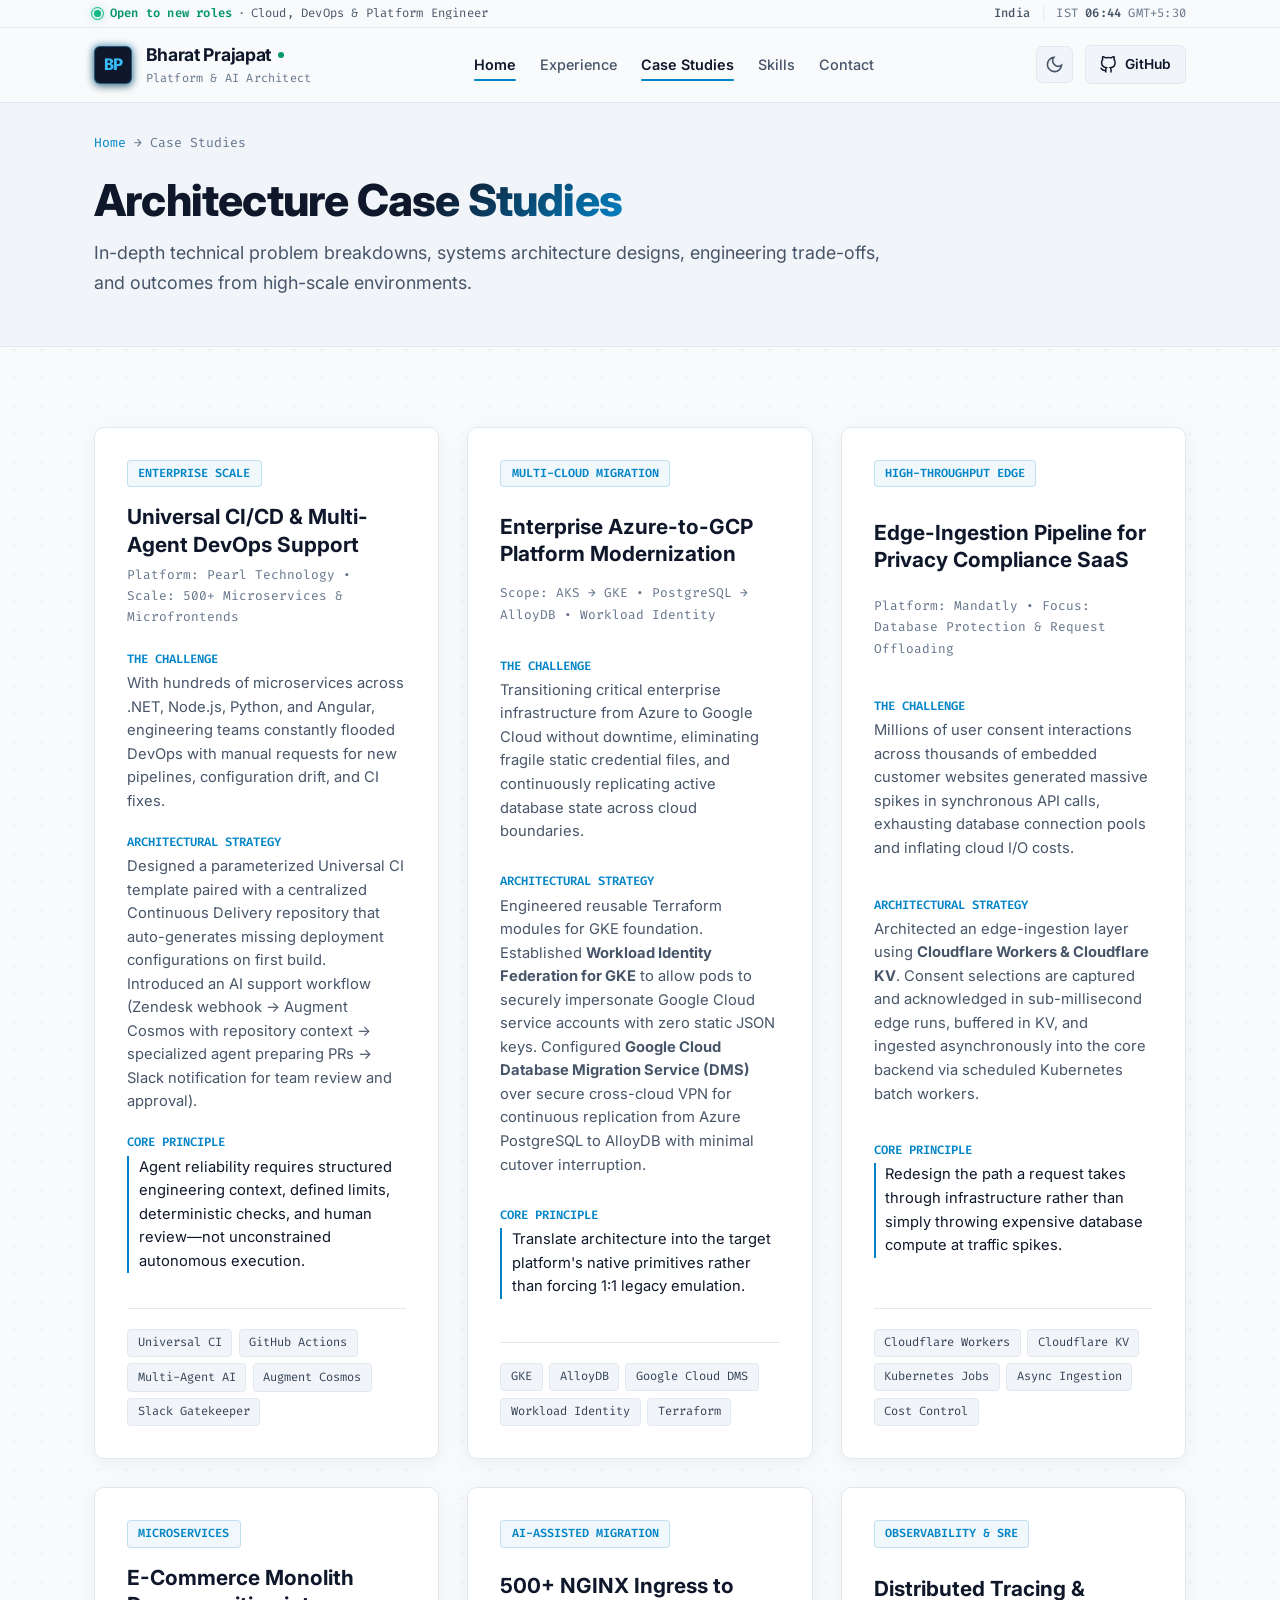
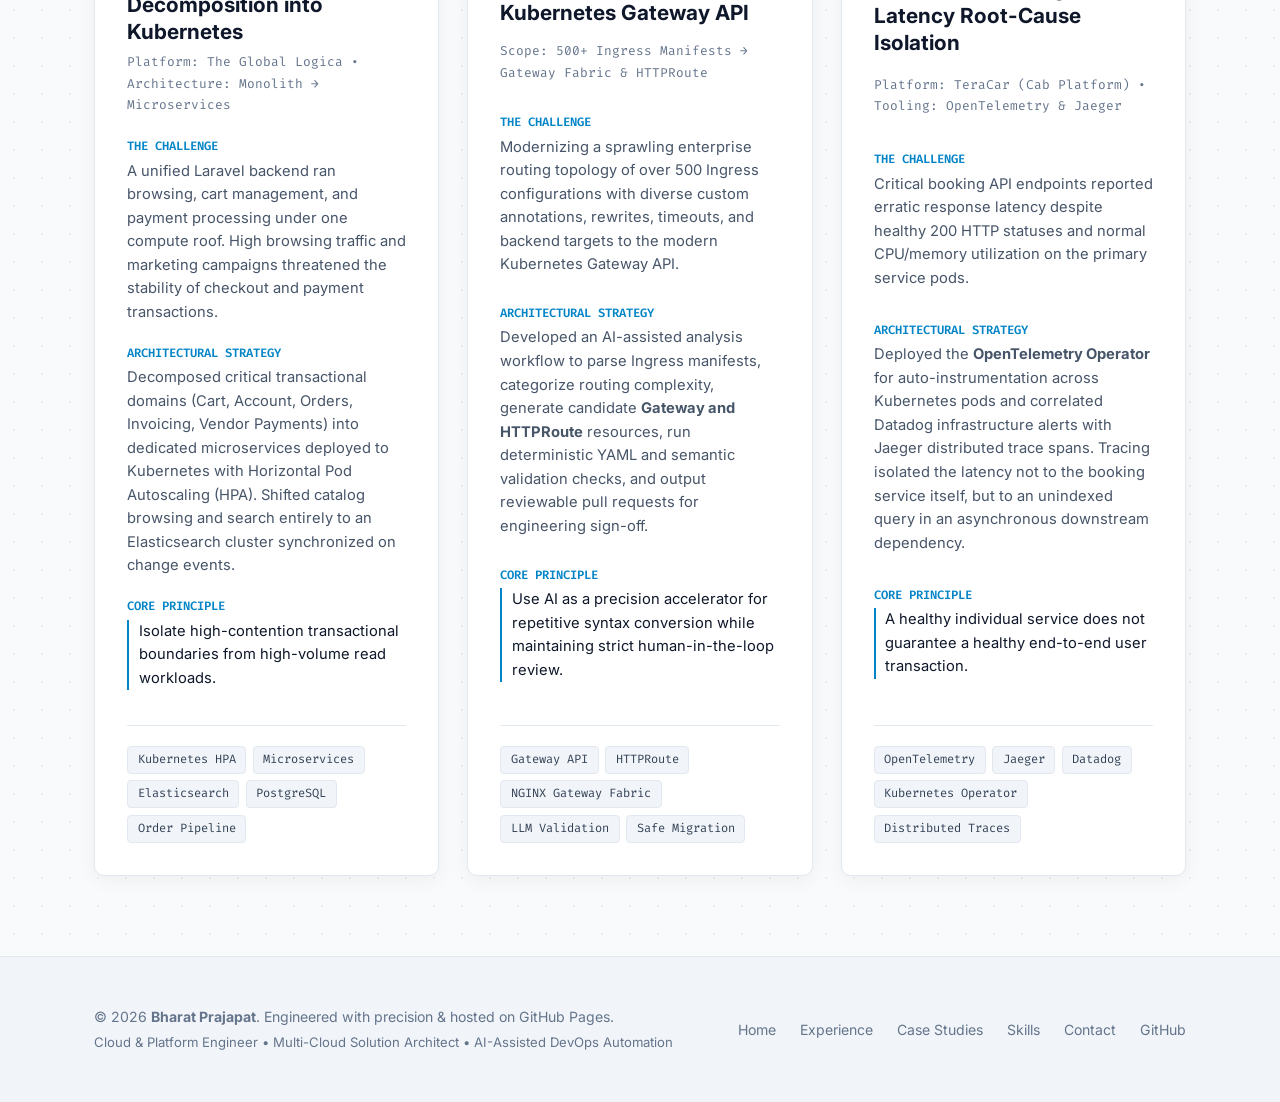
<file: case-studies/index.html>
<!DOCTYPE html>
<html lang="en" data-theme="dark">
<head>
  <meta charset="UTF-8" />
  <meta name="viewport" content="width=device-width, initial-scale=1.0" />

  <title>Architecture Case Studies · Bharat Prajapat</title>
  <meta name="description" content="In-depth technical case studies by Bharat Prajapat: Universal CI/CD at 500+ service scale, Azure-to-GCP enterprise modernization, Cloudflare Edge ingestion, and Kubernetes monolith decomposition." />
  <meta name="author" content="Bharat Prajapat" />
  <link rel="canonical" href="https://bharatprajapat-eng.github.io/case-studies.html" />

  <!-- Open Graph -->
  <meta property="og:type" content="article" />
  <meta property="og:site_name" content="Bharat Prajapat" />
  <meta property="og:title" content="Architecture Case Studies · Bharat Prajapat" />
  <meta property="og:description" content="Detailed engineering problem breakdowns, architectural strategies, and measurable outcomes." />
  <meta property="og:url" content="https://bharatprajapat-eng.github.io/case-studies.html" />
  <meta property="og:image" content="https://avatars.githubusercontent.com/u/24315782?v=4" />

  <!-- Favicon -->
  <link rel="icon" type="image/svg+xml" href="data:image/svg+xml,<svg xmlns='http://www.w3.org/2000/svg' viewBox='0 0 100 100'><text y='.9em' font-size='90'>☸️</text></svg>" />

  <!-- Fonts -->
  <link rel="preconnect" href="https://fonts.googleapis.com" />
  <link rel="preconnect" href="https://fonts.gstatic.com" crossorigin />
  <link href="https://fonts.googleapis.com/css2?family=Fira+Code:wght@400;500;600;700&family=Inter:wght@300;400;500;600;700;800&display=swap" rel="stylesheet" />

  <link rel="stylesheet" href="/styles.css" />
</head>
<body>

  <!-- Navigation Bar with Standout Animated Logo -->
  <header class="navbar" id="navbar">
    <!-- Top Status / Announcement Bar -->
    <div class="top-status-bar">
      <div class="top-status-container">
        <div class="top-status-left">
          <span class="status-pulse-dot" aria-hidden="true"></span>
          <a href="/contact.html" class="top-status-link">
            <strong>Open to new roles</strong> <span class="status-sep">·</span> Cloud, DevOps &amp; Platform Engineer
          </a>
        </div>
        <div class="top-status-right">
          <span class="location-label">India</span>
          <span class="status-divider">|</span>
          <span class="time-label">IST <span class="live-ist-clock">--:--</span> GMT+5:30</span>
        </div>
      </div>
    </div>

    <div class="nav-container">
      <a href="/" class="brand-logo" aria-label="Bharat Prajapat Home">
        <div class="logo-box">
          <div class="logo-glow-ring"></div>
          <div class="logo-badge">
            <span class="logo-text">BP</span>
          </div>
        </div>
        <div class="brand-info">
          <span class="brand-name">Bharat Prajapat</span>
          <span class="brand-title">Platform &amp; AI Architect</span>
        </div>
      </a>

      <nav class="nav-links" id="navLinks">
        <a href="/" class="nav-link">Home</a>
        <a href="/experience.html" class="nav-link">Experience</a>
        <a href="/case-studies.html" class="nav-link active">Case Studies</a>
        <a href="/skills.html" class="nav-link">Skills</a>
        <a href="/contact.html" class="nav-link">Contact</a>
      </nav>

      <div class="nav-actions">
        <button id="themeToggle" class="icon-btn" aria-label="Toggle dark and light mode" title="Toggle theme">
          <svg class="sun-icon" viewBox="0 0 24 24" width="19" height="19" stroke="currentColor" stroke-width="2" fill="none">
            <circle cx="12" cy="12" r="5"></circle>
            <line x1="12" y1="1" x2="12" y2="3"></line>
            <line x1="12" y1="21" x2="12" y2="23"></line>
            <line x1="4.22" y1="4.22" x2="5.64" y2="5.64"></line>
            <line x1="18.36" y1="18.36" x2="19.78" y2="19.78"></line>
            <line x1="1" y1="12" x2="3" y2="12"></line>
            <line x1="21" y1="12" x2="23" y2="12"></line>
            <line x1="4.22" y1="19.78" x2="5.64" y2="18.36"></line>
            <line x1="18.36" y1="5.64" x2="19.78" y2="4.22"></line>
          </svg>
          <svg class="moon-icon" viewBox="0 0 24 24" width="19" height="19" stroke="currentColor" stroke-width="2" fill="none">
            <path d="M21 12.79A9 9 0 1 1 11.21 3 7 7 0 0 0 21 12.79z"></path>
          </svg>
        </button>

        <a href="https://github.com/bharatprajapat-eng" target="_blank" rel="noopener noreferrer" class="btn btn-secondary nav-github" aria-label="GitHub Profile">
          <svg viewBox="0 0 24 24" width="18" height="18" stroke="currentColor" stroke-width="2" fill="none">
            <path d="M9 19c-5 1.5-5-2.5-7-3m14 6v-3.87a3.37 3.37 0 0 0-.94-2.61c3.14-.35 6.44-1.54 6.44-7A5.44 5.44 0 0 0 20 4.77 5.07 5.07 0 0 0 19.91 1S18.73.65 16 2.48a13.38 13.38 0 0 0-7 0C6.27.65 5.09 1 5.09 1A5.07 5.07 0 0 0 5 4.77a5.44 5.44 0 0 0-1.5 3.78c0 5.42 3.3 6.61 6.44 7A3.37 3.37 0 0 0 9 18.13V22"></path>
          </svg>
          <span>GitHub</span>
        </a>

        <button class="mobile-menu-toggle" id="menuToggle" aria-label="Toggle navigation menu">
          <span></span>
          <span></span>
          <span></span>
        </button>
      </div>
    </div>
  </header>

  <!-- Main Content -->
  <main id="main">

    <!-- Page Hero -->
    <section class="page-hero">
      <div class="page-hero-glow"></div>
      <div class="container page-hero-content">
        <div class="breadcrumb-nav">
          <a href="/">Home</a> &rarr; <span>Case Studies</span>
        </div>
        <h1 class="page-title">Architecture <span class="gradient-text">Case Studies</span></h1>
        <p class="page-description">
          In-depth technical problem breakdowns, systems architecture designs, engineering trade-offs, and outcomes from high-scale environments.
        </p>
      </div>
    </section>

    <!-- Case Studies Section -->
    <section class="section">
      <div class="container">
        
        <div class="case-studies-grid">

          <!-- Case Study 1 -->
          <div class="case-card glass-panel" id="case-1">
            <div class="case-badge">Enterprise Scale</div>
            <h2 class="case-title">Universal CI/CD &amp; Multi-Agent DevOps Support</h2>
            <div class="case-meta">Platform: Pearl Technology • Scale: 500+ Microservices &amp; Microfrontends</div>
            
            <div class="case-block">
              <div class="case-label">The Challenge</div>
              <p>With hundreds of microservices across .NET, Node.js, Python, and Angular, engineering teams constantly flooded DevOps with manual requests for new pipelines, configuration drift, and CI fixes.</p>
            </div>

            <div class="case-block">
              <div class="case-label">Architectural Strategy</div>
              <p>Designed a parameterized Universal CI template paired with a centralized Continuous Delivery repository that auto-generates missing deployment configurations on first build. Introduced an AI support workflow (Zendesk webhook &rarr; Augment Cosmos with repository context &rarr; specialized agent preparing PRs &rarr; Slack notification for team review and approval).</p>
            </div>

            <div class="case-block">
              <div class="case-label">Core Principle</div>
              <p><em>Agent reliability requires structured engineering context, defined limits, deterministic checks, and human review—not unconstrained autonomous execution.</em></p>
            </div>

            <div class="case-tags">
              <span class="tag">Universal CI</span>
              <span class="tag">GitHub Actions</span>
              <span class="tag">Multi-Agent AI</span>
              <span class="tag">Augment Cosmos</span>
              <span class="tag">Slack Gatekeeper</span>
            </div>
          </div>

          <!-- Case Study 2 -->
          <div class="case-card glass-panel" id="case-2">
            <div class="case-badge">Multi-Cloud Migration</div>
            <h2 class="case-title">Enterprise Azure-to-GCP Platform Modernization</h2>
            <div class="case-meta">Scope: AKS &rarr; GKE • PostgreSQL &rarr; AlloyDB • Workload Identity</div>
            
            <div class="case-block">
              <div class="case-label">The Challenge</div>
              <p>Transitioning critical enterprise infrastructure from Azure to Google Cloud without downtime, eliminating fragile static credential files, and continuously replicating active database state across cloud boundaries.</p>
            </div>

            <div class="case-block">
              <div class="case-label">Architectural Strategy</div>
              <p>Engineered reusable Terraform modules for GKE foundation. Established <strong>Workload Identity Federation for GKE</strong> to allow pods to securely impersonate Google Cloud service accounts with zero static JSON keys. Configured <strong>Google Cloud Database Migration Service (DMS)</strong> over secure cross-cloud VPN for continuous replication from Azure PostgreSQL to AlloyDB with minimal cutover interruption.</p>
            </div>

            <div class="case-block">
              <div class="case-label">Core Principle</div>
              <p><em>Translate architecture into the target platform's native primitives rather than forcing 1:1 legacy emulation.</em></p>
            </div>

            <div class="case-tags">
              <span class="tag">GKE</span>
              <span class="tag">AlloyDB</span>
              <span class="tag">Google Cloud DMS</span>
              <span class="tag">Workload Identity</span>
              <span class="tag">Terraform</span>
            </div>
          </div>

          <!-- Case Study 3 -->
          <div class="case-card glass-panel" id="case-3">
            <div class="case-badge">High-Throughput Edge</div>
            <h2 class="case-title">Edge-Ingestion Pipeline for Privacy Compliance SaaS</h2>
            <div class="case-meta">Platform: Mandatly • Focus: Database Protection &amp; Request Offloading</div>
            
            <div class="case-block">
              <div class="case-label">The Challenge</div>
              <p>Millions of user consent interactions across thousands of embedded customer websites generated massive spikes in synchronous API calls, exhausting database connection pools and inflating cloud I/O costs.</p>
            </div>

            <div class="case-block">
              <div class="case-label">Architectural Strategy</div>
              <p>Architected an edge-ingestion layer using <strong>Cloudflare Workers &amp; Cloudflare KV</strong>. Consent selections are captured and acknowledged in sub-millisecond edge runs, buffered in KV, and ingested asynchronously into the core backend via scheduled Kubernetes batch workers.</p>
            </div>

            <div class="case-block">
              <div class="case-label">Core Principle</div>
              <p><em>Redesign the path a request takes through infrastructure rather than simply throwing expensive database compute at traffic spikes.</em></p>
            </div>

            <div class="case-tags">
              <span class="tag">Cloudflare Workers</span>
              <span class="tag">Cloudflare KV</span>
              <span class="tag">Kubernetes Jobs</span>
              <span class="tag">Async Ingestion</span>
              <span class="tag">Cost Control</span>
            </div>
          </div>

          <!-- Case Study 4 -->
          <div class="case-card glass-panel" id="case-4">
            <div class="case-badge">Microservices</div>
            <h2 class="case-title">E-Commerce Monolith Decomposition into Kubernetes</h2>
            <div class="case-meta">Platform: The Global Logica • Architecture: Monolith &rarr; Microservices</div>
            
            <div class="case-block">
              <div class="case-label">The Challenge</div>
              <p>A unified Laravel backend ran browsing, cart management, and payment processing under one compute roof. High browsing traffic and marketing campaigns threatened the stability of checkout and payment transactions.</p>
            </div>

            <div class="case-block">
              <div class="case-label">Architectural Strategy</div>
              <p>Decomposed critical transactional domains (Cart, Account, Orders, Invoicing, Vendor Payments) into dedicated microservices deployed to Kubernetes with Horizontal Pod Autoscaling (HPA). Shifted catalog browsing and search entirely to an Elasticsearch cluster synchronized on change events.</p>
            </div>

            <div class="case-block">
              <div class="case-label">Core Principle</div>
              <p><em>Isolate high-contention transactional boundaries from high-volume read workloads.</em></p>
            </div>

            <div class="case-tags">
              <span class="tag">Kubernetes HPA</span>
              <span class="tag">Microservices</span>
              <span class="tag">Elasticsearch</span>
              <span class="tag">PostgreSQL</span>
              <span class="tag">Order Pipeline</span>
            </div>
          </div>

          <!-- Case Study 5 -->
          <div class="case-card glass-panel" id="case-5">
            <div class="case-badge">AI-Assisted Migration</div>
            <h2 class="case-title">500+ NGINX Ingress to Kubernetes Gateway API</h2>
            <div class="case-meta">Scope: 500+ Ingress Manifests &rarr; Gateway Fabric &amp; HTTPRoute</div>
            
            <div class="case-block">
              <div class="case-label">The Challenge</div>
              <p>Modernizing a sprawling enterprise routing topology of over 500 Ingress configurations with diverse custom annotations, rewrites, timeouts, and backend targets to the modern Kubernetes Gateway API.</p>
            </div>

            <div class="case-block">
              <div class="case-label">Architectural Strategy</div>
              <p>Developed an AI-assisted analysis workflow to parse Ingress manifests, categorize routing complexity, generate candidate <strong>Gateway and HTTPRoute</strong> resources, run deterministic YAML and semantic validation checks, and output reviewable pull requests for engineering sign-off.</p>
            </div>

            <div class="case-block">
              <div class="case-label">Core Principle</div>
              <p><em>Use AI as a precision accelerator for repetitive syntax conversion while maintaining strict human-in-the-loop review.</em></p>
            </div>

            <div class="case-tags">
              <span class="tag">Gateway API</span>
              <span class="tag">HTTPRoute</span>
              <span class="tag">NGINX Gateway Fabric</span>
              <span class="tag">LLM Validation</span>
              <span class="tag">Safe Migration</span>
            </div>
          </div>

          <!-- Case Study 6 -->
          <div class="case-card glass-panel" id="case-6">
            <div class="case-badge">Observability &amp; SRE</div>
            <h2 class="case-title">Distributed Tracing &amp; Latency Root-Cause Isolation</h2>
            <div class="case-meta">Platform: TeraCar (Cab Platform) • Tooling: OpenTelemetry &amp; Jaeger</div>
            
            <div class="case-block">
              <div class="case-label">The Challenge</div>
              <p>Critical booking API endpoints reported erratic response latency despite healthy 200 HTTP statuses and normal CPU/memory utilization on the primary service pods.</p>
            </div>

            <div class="case-block">
              <div class="case-label">Architectural Strategy</div>
              <p>Deployed the <strong>OpenTelemetry Operator</strong> for auto-instrumentation across Kubernetes pods and correlated Datadog infrastructure alerts with Jaeger distributed trace spans. Tracing isolated the latency not to the booking service itself, but to an unindexed query in an asynchronous downstream dependency.</p>
            </div>

            <div class="case-block">
              <div class="case-label">Core Principle</div>
              <p><em>A healthy individual service does not guarantee a healthy end-to-end user transaction.</em></p>
            </div>

            <div class="case-tags">
              <span class="tag">OpenTelemetry</span>
              <span class="tag">Jaeger</span>
              <span class="tag">Datadog</span>
              <span class="tag">Kubernetes Operator</span>
              <span class="tag">Distributed Traces</span>
            </div>
          </div>

        </div>

      </div>
    </section>

  </main>

  <!-- Footer -->
  <footer class="footer">
    <div class="container footer-content">
      <div class="footer-left">
        <p>&copy; <span id="currentYear"></span> <strong>Bharat Prajapat</strong>. Engineered with precision &amp; hosted on GitHub Pages.</p>
        <p class="footer-subtext">Cloud &amp; Platform Engineer • Multi-Cloud Solution Architect • AI-Assisted DevOps Automation</p>
      </div>
      <div class="footer-links">
        <a href="/">Home</a>
        <a href="/experience.html">Experience</a>
        <a href="/case-studies.html">Case Studies</a>
        <a href="/skills.html">Skills</a>
        <a href="/contact.html">Contact</a>
        <a href="https://github.com/bharatprajapat-eng" target="_blank" rel="noopener noreferrer">GitHub</a>
      </div>
    </div>
  </footer>

  <script src="/script.js"></script>
</body>
</html>
</file>
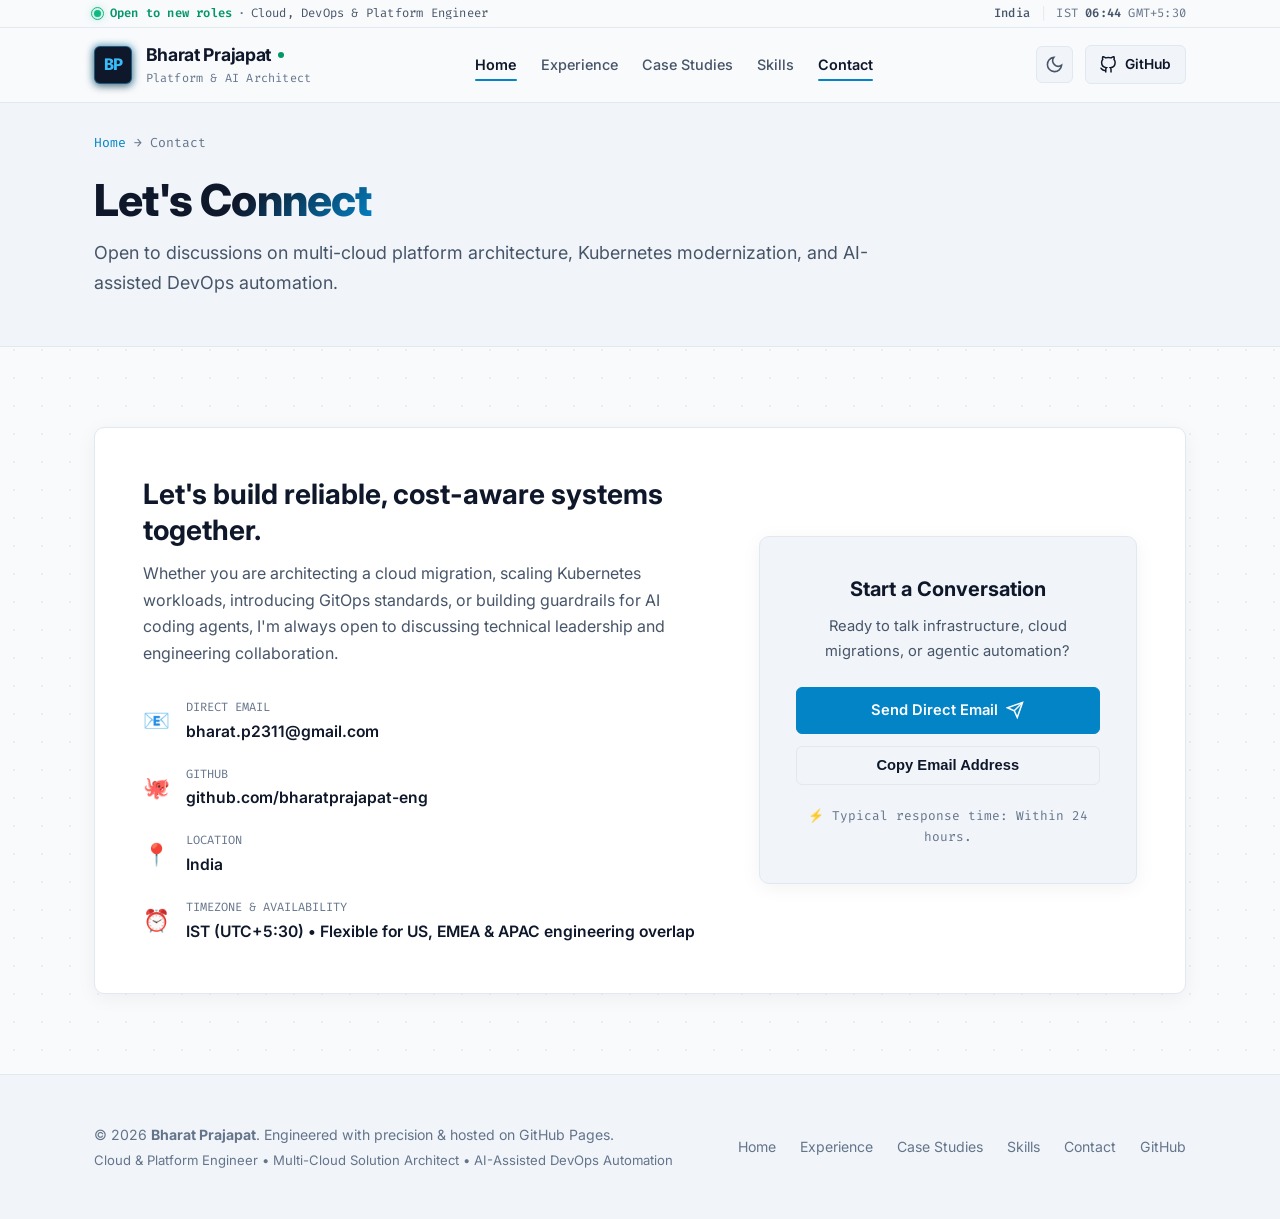
<file: contact/index.html>
<!DOCTYPE html>
<html lang="en" data-theme="dark">
<head>
  <meta charset="UTF-8" />
  <meta name="viewport" content="width=device-width, initial-scale=1.0" />

  <title>Contact &amp; Connect · Bharat Prajapat</title>
  <meta name="description" content="Contact Bharat Prajapat: Cloud, DevOps & Platform Engineer and Solution Architect. Open for architecture consulting, platform engineering leadership, and speaking." />
  <meta name="author" content="Bharat Prajapat" />
  <link rel="canonical" href="https://bharatprajapat-eng.github.io/contact.html" />

  <!-- Open Graph -->
  <meta property="og:type" content="profile" />
  <meta property="og:site_name" content="Bharat Prajapat" />
  <meta property="og:title" content="Contact &amp; Connect · Bharat Prajapat" />
  <meta property="og:description" content="Open to discussions on multi-cloud platform architecture, Kubernetes modernization, and AI-assisted DevOps automation." />
  <meta property="og:url" content="https://bharatprajapat-eng.github.io/contact.html" />
  <meta property="og:image" content="https://avatars.githubusercontent.com/u/24315782?v=4" />

  <!-- Favicon -->
  <link rel="icon" type="image/svg+xml" href="data:image/svg+xml,<svg xmlns='http://www.w3.org/2000/svg' viewBox='0 0 100 100'><text y='.9em' font-size='90'>☸️</text></svg>" />

  <!-- Fonts -->
  <link rel="preconnect" href="https://fonts.googleapis.com" />
  <link rel="preconnect" href="https://fonts.gstatic.com" crossorigin />
  <link href="https://fonts.googleapis.com/css2?family=Fira+Code:wght@400;500;600;700&family=Inter:wght@300;400;500;600;700;800&display=swap" rel="stylesheet" />

  <link rel="stylesheet" href="/styles.css" />
</head>
<body>

  <!-- Navigation Bar with Standout Animated Logo -->
  <header class="navbar" id="navbar">
    <!-- Top Status / Announcement Bar -->
    <div class="top-status-bar">
      <div class="top-status-container">
        <div class="top-status-left">
          <span class="status-pulse-dot" aria-hidden="true"></span>
          <a href="/contact.html" class="top-status-link">
            <strong>Open to new roles</strong> <span class="status-sep">·</span> Cloud, DevOps &amp; Platform Engineer
          </a>
        </div>
        <div class="top-status-right">
          <span class="location-label">India</span>
          <span class="status-divider">|</span>
          <span class="time-label">IST <span class="live-ist-clock">--:--</span> GMT+5:30</span>
        </div>
      </div>
    </div>

    <div class="nav-container">
      <a href="/" class="brand-logo" aria-label="Bharat Prajapat Home">
        <div class="logo-box">
          <div class="logo-glow-ring"></div>
          <div class="logo-badge">
            <span class="logo-text">BP</span>
          </div>
        </div>
        <div class="brand-info">
          <span class="brand-name">Bharat Prajapat</span>
          <span class="brand-title">Platform &amp; AI Architect</span>
        </div>
      </a>

      <nav class="nav-links" id="navLinks">
        <a href="/" class="nav-link">Home</a>
        <a href="/experience.html" class="nav-link">Experience</a>
        <a href="/case-studies.html" class="nav-link">Case Studies</a>
        <a href="/skills.html" class="nav-link">Skills</a>
        <a href="/contact.html" class="nav-link active">Contact</a>
      </nav>

      <div class="nav-actions">
        <button id="themeToggle" class="icon-btn" aria-label="Toggle dark and light mode" title="Toggle theme">
          <svg class="sun-icon" viewBox="0 0 24 24" width="19" height="19" stroke="currentColor" stroke-width="2" fill="none">
            <circle cx="12" cy="12" r="5"></circle>
            <line x1="12" y1="1" x2="12" y2="3"></line>
            <line x1="12" y1="21" x2="12" y2="23"></line>
            <line x1="4.22" y1="4.22" x2="5.64" y2="5.64"></line>
            <line x1="18.36" y1="18.36" x2="19.78" y2="19.78"></line>
            <line x1="1" y1="12" x2="3" y2="12"></line>
            <line x1="21" y1="12" x2="23" y2="12"></line>
            <line x1="4.22" y1="19.78" x2="5.64" y2="18.36"></line>
            <line x1="18.36" y1="5.64" x2="19.78" y2="4.22"></line>
          </svg>
          <svg class="moon-icon" viewBox="0 0 24 24" width="19" height="19" stroke="currentColor" stroke-width="2" fill="none">
            <path d="M21 12.79A9 9 0 1 1 11.21 3 7 7 0 0 0 21 12.79z"></path>
          </svg>
        </button>

        <a href="https://github.com/bharatprajapat-eng" target="_blank" rel="noopener noreferrer" class="btn btn-secondary nav-github" aria-label="GitHub Profile">
          <svg viewBox="0 0 24 24" width="18" height="18" stroke="currentColor" stroke-width="2" fill="none">
            <path d="M9 19c-5 1.5-5-2.5-7-3m14 6v-3.87a3.37 3.37 0 0 0-.94-2.61c3.14-.35 6.44-1.54 6.44-7A5.44 5.44 0 0 0 20 4.77 5.07 5.07 0 0 0 19.91 1S18.73.65 16 2.48a13.38 13.38 0 0 0-7 0C6.27.65 5.09 1 5.09 1A5.07 5.07 0 0 0 5 4.77a5.44 5.44 0 0 0-1.5 3.78c0 5.42 3.3 6.61 6.44 7A3.37 3.37 0 0 0 9 18.13V22"></path>
          </svg>
          <span>GitHub</span>
        </a>

        <button class="mobile-menu-toggle" id="menuToggle" aria-label="Toggle navigation menu">
          <span></span>
          <span></span>
          <span></span>
        </button>
      </div>
    </div>
  </header>

  <!-- Main Content -->
  <main id="main">

    <!-- Page Hero -->
    <section class="page-hero">
      <div class="page-hero-glow"></div>
      <div class="container page-hero-content">
        <div class="breadcrumb-nav">
          <a href="/">Home</a> &rarr; <span>Contact</span>
        </div>
        <h1 class="page-title">Let's <span class="gradient-text">Connect</span></h1>
        <p class="page-description">
          Open to discussions on multi-cloud platform architecture, Kubernetes modernization, and AI-assisted DevOps automation.
        </p>
      </div>
    </section>

    <!-- Contact Details & Form -->
    <section class="section">
      <div class="container">
        
        <div class="contact-card glass-panel">
          
          <div class="contact-left">
            <h3>Let's build reliable, cost-aware systems together.</h3>
            <p>
              Whether you are architecting a cloud migration, scaling Kubernetes workloads, introducing GitOps standards, or building guardrails for AI coding agents, I'm always open to discussing technical leadership and engineering collaboration.
            </p>

            <div class="contact-info-list">
              <div class="contact-info-item">
                <span class="c-icon">📧</span>
                <div>
                  <div class="c-label">Direct Email</div>
                  <a href="mailto:bharat.p2311@gmail.com" class="c-val">bharat.p2311@gmail.com</a>
                </div>
              </div>

              <div class="contact-info-item">
                <span class="c-icon">🐙</span>
                <div>
                  <div class="c-label">GitHub</div>
                  <a href="https://github.com/bharatprajapat-eng" target="_blank" rel="noopener noreferrer" class="c-val">github.com/bharatprajapat-eng</a>
                </div>
              </div>

              <div class="contact-info-item">
                <span class="c-icon">📍</span>
                <div>
                  <div class="c-label">Location</div>
                  <span class="c-val">India</span>
                </div>
              </div>

              <div class="contact-info-item">
                <span class="c-icon">⏰</span>
                <div>
                  <div class="c-label">Timezone &amp; Availability</div>
                  <span class="c-val">IST (UTC+5:30) • Flexible for US, EMEA &amp; APAC engineering overlap</span>
                </div>
              </div>
            </div>
          </div>

          <div class="contact-right">
            <div class="contact-box glass-panel">
              <h4>Start a Conversation</h4>
              <p>Ready to talk infrastructure, cloud migrations, or agentic automation?</p>
              
              <div style="display: flex; flex-direction: column; gap: 0.75rem;">
                <a href="mailto:bharat.p2311@gmail.com?subject=Platform%20Architecture%20Inquiry%20-%20Bharat%20Prajapat" class="btn btn-primary btn-block">
                  <span>Send Direct Email</span>
                  <svg viewBox="0 0 24 24" width="18" height="18" stroke="currentColor" stroke-width="2" fill="none"><line x1="22" y1="2" x2="11" y2="13"></line><polygon points="22 2 15 22 11 13 2 9 22 2"></polygon></svg>
                </a>

                <button id="copyEmailBtn" class="btn btn-secondary btn-block" onclick="navigator.clipboard.writeText('bharat.p2311@gmail.com'); this.innerText = 'Copied to Clipboard! ✓'; setTimeout(() => this.innerText = 'Copy Email Address', 2500);">
                  <span>Copy Email Address</span>
                </button>
              </div>

              <div class="contact-note">
                ⚡ Typical response time: Within 24 hours.
              </div>
            </div>
          </div>

        </div>

      </div>
    </section>

  </main>

  <!-- Footer -->
  <footer class="footer">
    <div class="container footer-content">
      <div class="footer-left">
        <p>&copy; <span id="currentYear"></span> <strong>Bharat Prajapat</strong>. Engineered with precision &amp; hosted on GitHub Pages.</p>
        <p class="footer-subtext">Cloud &amp; Platform Engineer • Multi-Cloud Solution Architect • AI-Assisted DevOps Automation</p>
      </div>
      <div class="footer-links">
        <a href="/">Home</a>
        <a href="/experience.html">Experience</a>
        <a href="/case-studies.html">Case Studies</a>
        <a href="/skills.html">Skills</a>
        <a href="/contact.html">Contact</a>
        <a href="https://github.com/bharatprajapat-eng" target="_blank" rel="noopener noreferrer">GitHub</a>
      </div>
    </div>
  </footer>

  <script src="/script.js"></script>
</body>
</html>
</file>
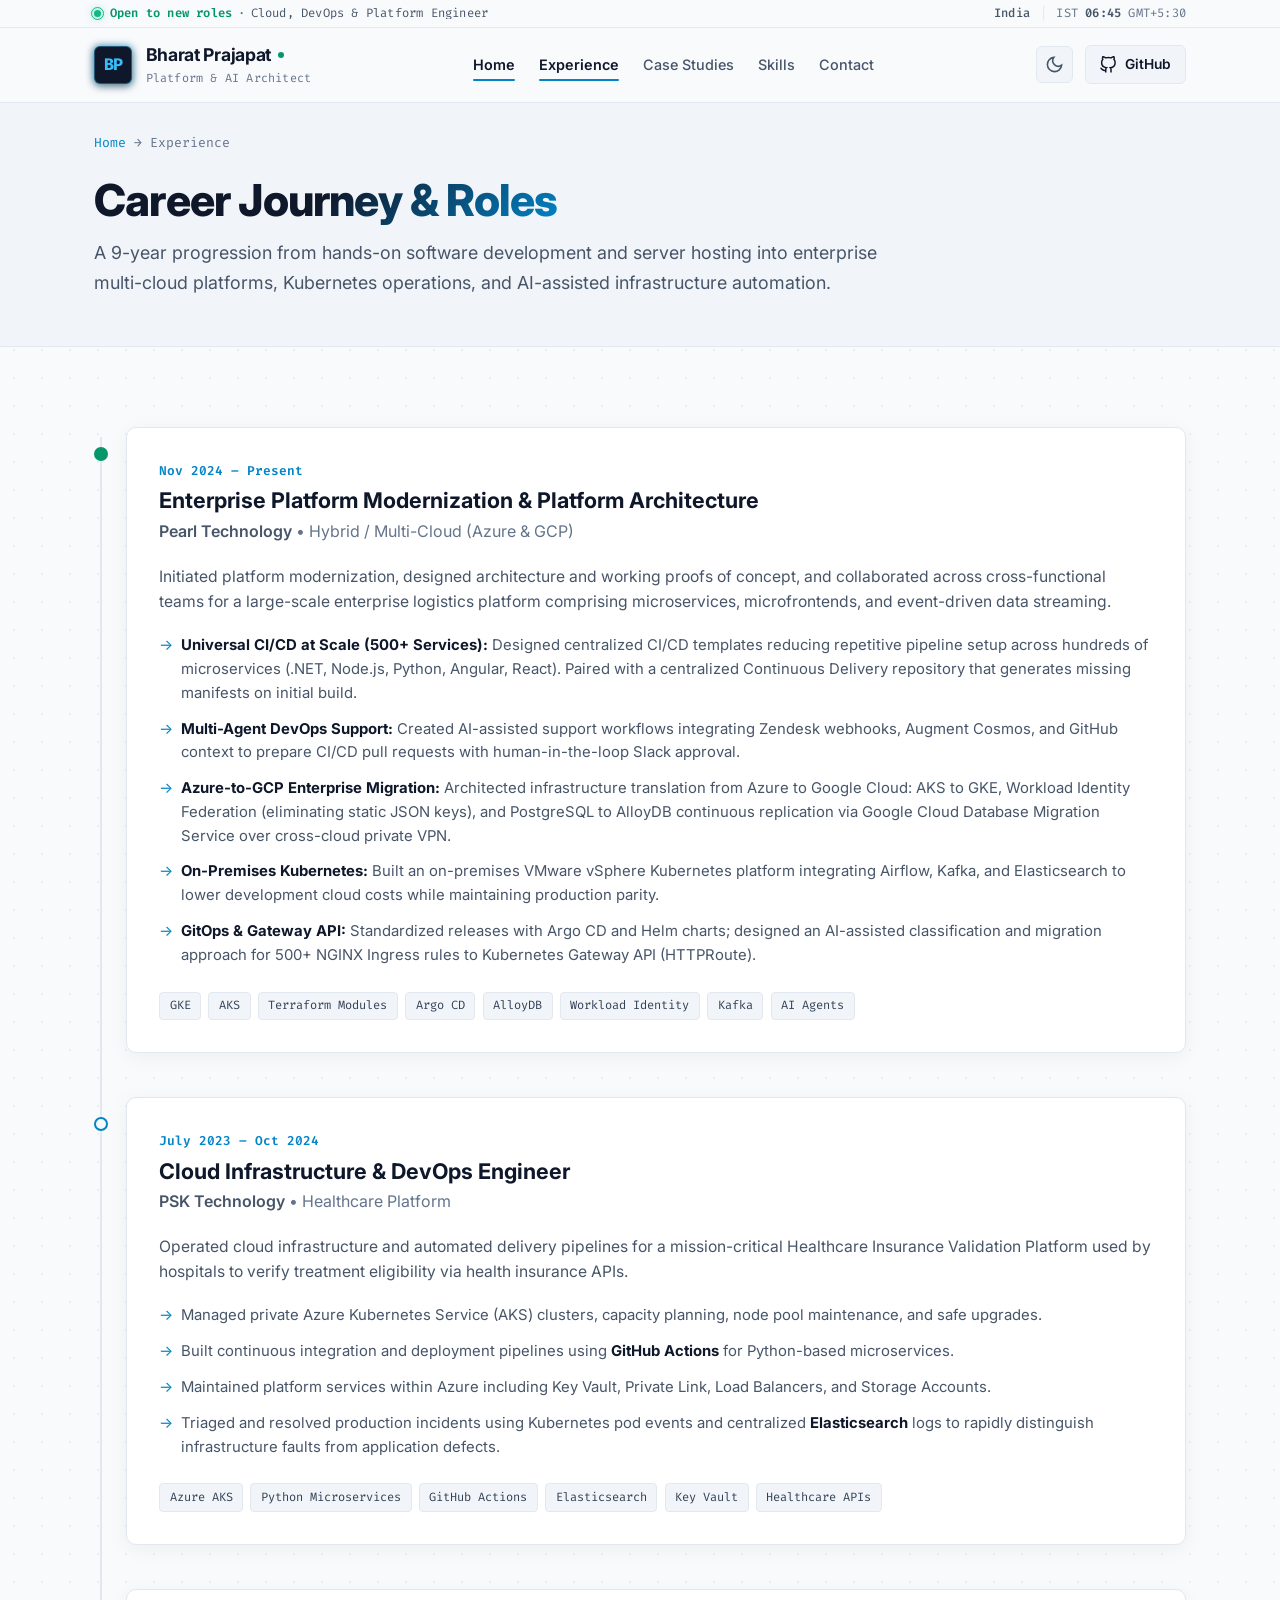
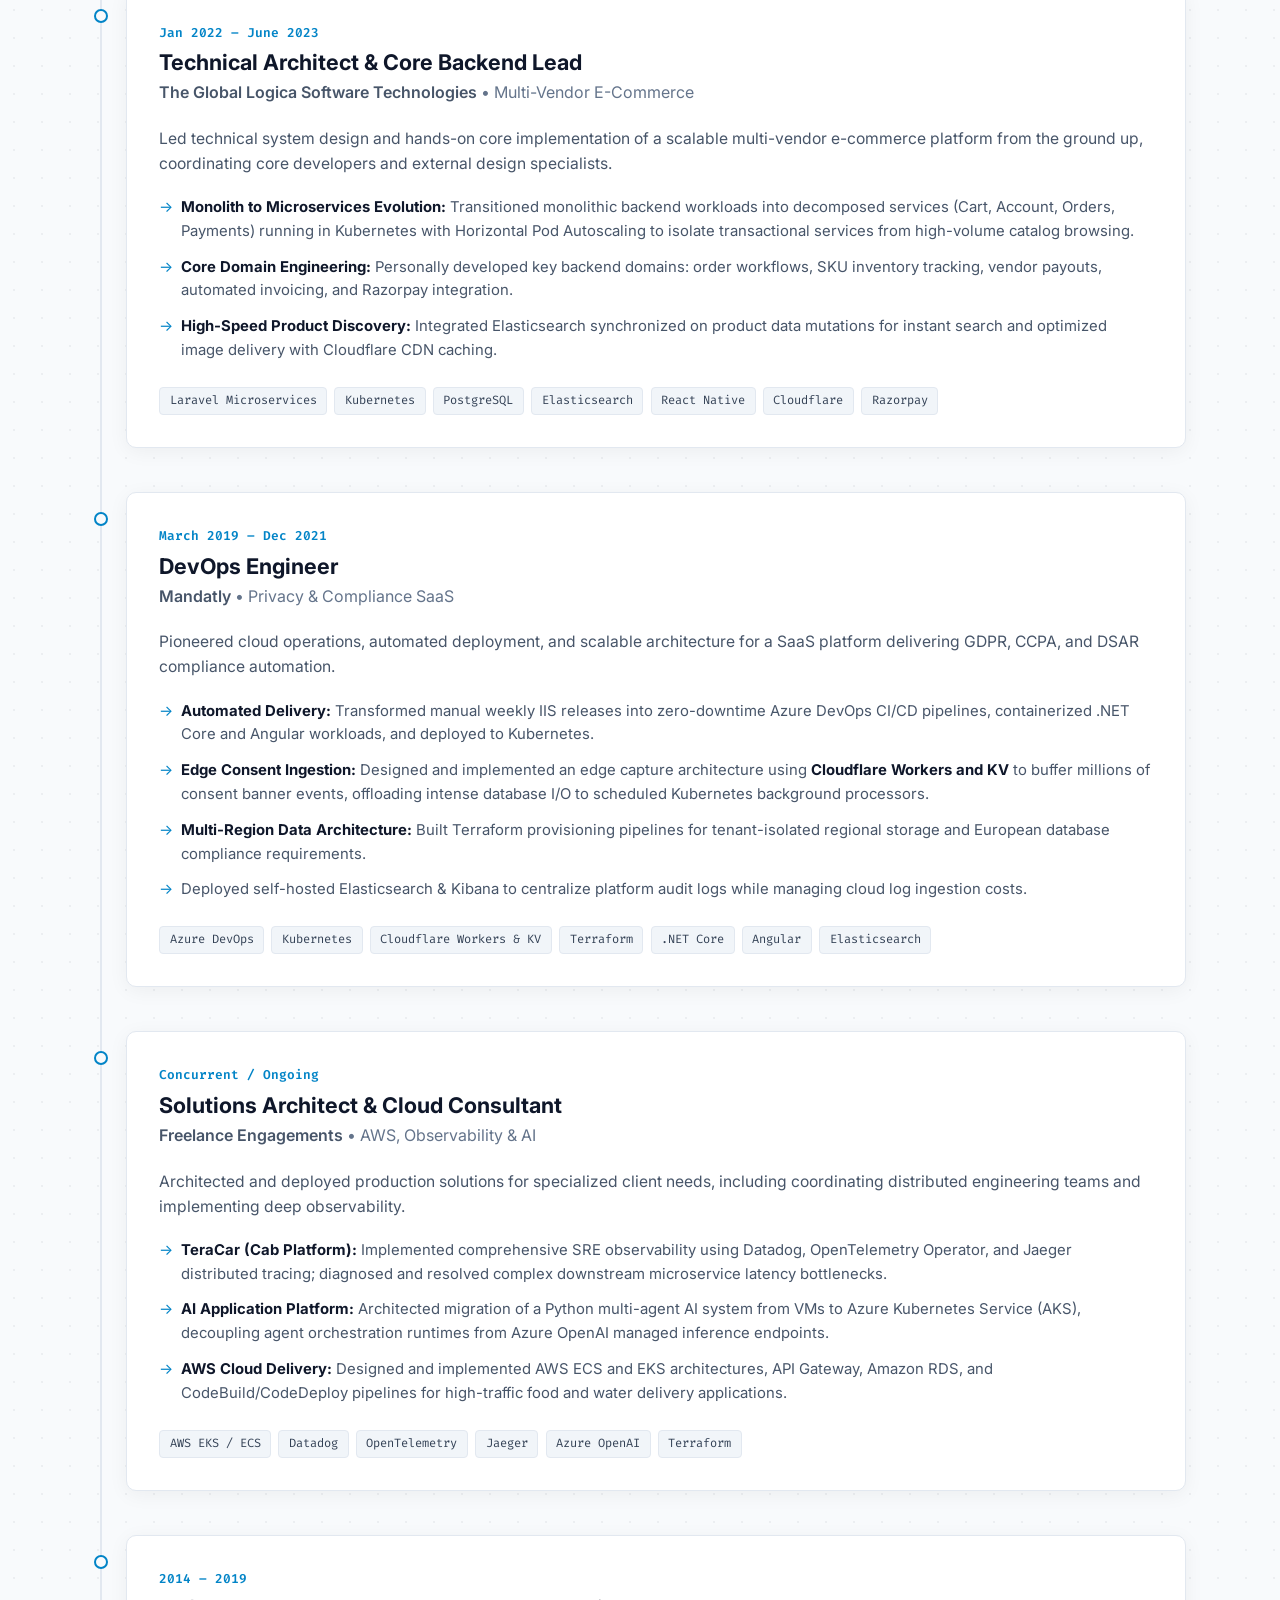
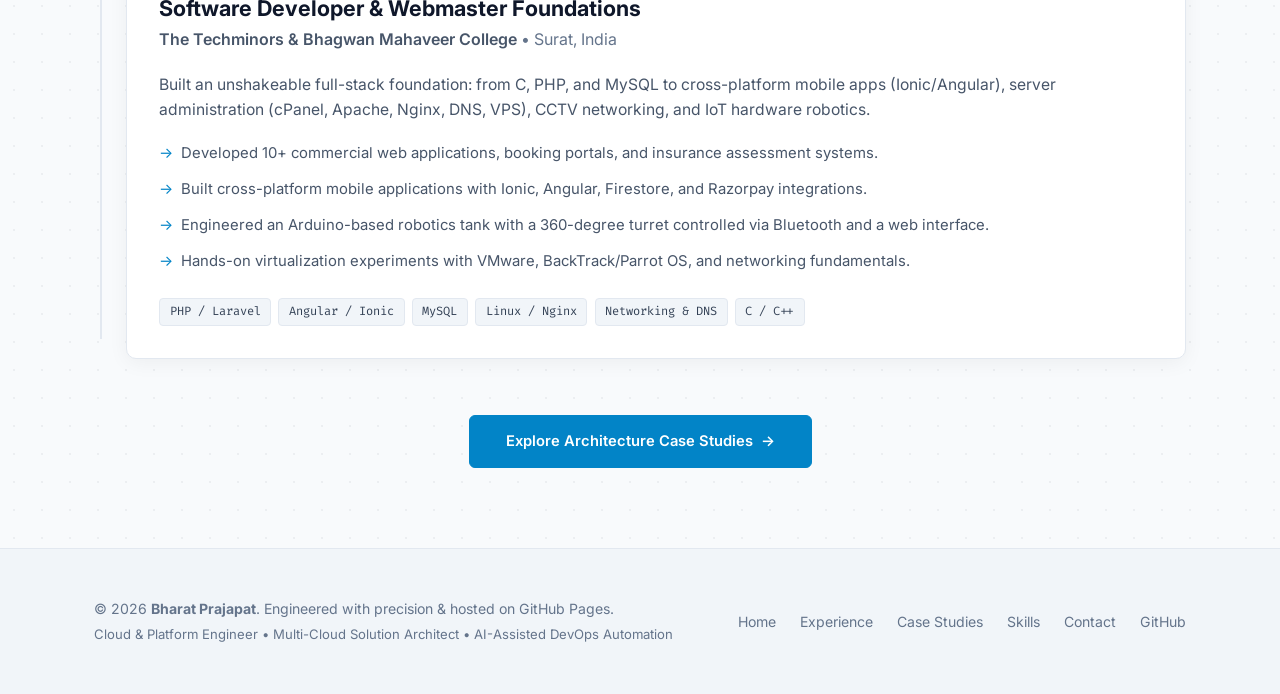
<file: experience/index.html>
<!DOCTYPE html>
<html lang="en" data-theme="dark">
<head>
  <meta charset="UTF-8" />
  <meta name="viewport" content="width=device-width, initial-scale=1.0" />

  <title>Experience &amp; Career Journey · Bharat Prajapat</title>
  <meta name="description" content="Professional career history of Bharat Prajapat: Enterprise Platform Modernization at Pearl Technology, Healthcare Infrastructure at PSK, E-Commerce Architecture at Global Logica, and Cloud-Native SaaS at Mandatly." />
  <meta name="author" content="Bharat Prajapat" />
  <link rel="canonical" href="https://bharatprajapat-eng.github.io/experience.html" />

  <!-- Open Graph -->
  <meta property="og:type" content="profile" />
  <meta property="og:site_name" content="Bharat Prajapat" />
  <meta property="og:title" content="Experience &amp; Career Journey · Bharat Prajapat" />
  <meta property="og:description" content="Detailed engineering career history across enterprise multi-cloud platforms, Kubernetes operations, and AI-assisted DevOps." />
  <meta property="og:url" content="https://bharatprajapat-eng.github.io/experience.html" />
  <meta property="og:image" content="https://avatars.githubusercontent.com/u/24315782?v=4" />

  <!-- Favicon -->
  <link rel="icon" type="image/svg+xml" href="data:image/svg+xml,<svg xmlns='http://www.w3.org/2000/svg' viewBox='0 0 100 100'><text y='.9em' font-size='90'>☸️</text></svg>" />

  <!-- Fonts -->
  <link rel="preconnect" href="https://fonts.googleapis.com" />
  <link rel="preconnect" href="https://fonts.gstatic.com" crossorigin />
  <link href="https://fonts.googleapis.com/css2?family=Fira+Code:wght@400;500;600;700&family=Inter:wght@300;400;500;600;700;800&display=swap" rel="stylesheet" />

  <link rel="stylesheet" href="/styles.css" />
</head>
<body>

  <!-- Navigation Bar with Standout Animated Logo -->
  <header class="navbar" id="navbar">
    <!-- Top Status / Announcement Bar -->
    <div class="top-status-bar">
      <div class="top-status-container">
        <div class="top-status-left">
          <span class="status-pulse-dot" aria-hidden="true"></span>
          <a href="/contact.html" class="top-status-link">
            <strong>Open to new roles</strong> <span class="status-sep">·</span> Cloud, DevOps &amp; Platform Engineer
          </a>
        </div>
        <div class="top-status-right">
          <span class="location-label">India</span>
          <span class="status-divider">|</span>
          <span class="time-label">IST <span class="live-ist-clock">--:--</span> GMT+5:30</span>
        </div>
      </div>
    </div>

    <div class="nav-container">
      <a href="/" class="brand-logo" aria-label="Bharat Prajapat Home">
        <div class="logo-box">
          <div class="logo-glow-ring"></div>
          <div class="logo-badge">
            <span class="logo-text">BP</span>
          </div>
        </div>
        <div class="brand-info">
          <span class="brand-name">Bharat Prajapat</span>
          <span class="brand-title">Platform &amp; AI Architect</span>
        </div>
      </a>

      <nav class="nav-links" id="navLinks">
        <a href="/" class="nav-link">Home</a>
        <a href="/experience.html" class="nav-link active">Experience</a>
        <a href="/case-studies.html" class="nav-link">Case Studies</a>
        <a href="/skills.html" class="nav-link">Skills</a>
        <a href="/contact.html" class="nav-link">Contact</a>
      </nav>

      <div class="nav-actions">
        <button id="themeToggle" class="icon-btn" aria-label="Toggle dark and light mode" title="Toggle theme">
          <svg class="sun-icon" viewBox="0 0 24 24" width="19" height="19" stroke="currentColor" stroke-width="2" fill="none">
            <circle cx="12" cy="12" r="5"></circle>
            <line x1="12" y1="1" x2="12" y2="3"></line>
            <line x1="12" y1="21" x2="12" y2="23"></line>
            <line x1="4.22" y1="4.22" x2="5.64" y2="5.64"></line>
            <line x1="18.36" y1="18.36" x2="19.78" y2="19.78"></line>
            <line x1="1" y1="12" x2="3" y2="12"></line>
            <line x1="21" y1="12" x2="23" y2="12"></line>
            <line x1="4.22" y1="19.78" x2="5.64" y2="18.36"></line>
            <line x1="18.36" y1="5.64" x2="19.78" y2="4.22"></line>
          </svg>
          <svg class="moon-icon" viewBox="0 0 24 24" width="19" height="19" stroke="currentColor" stroke-width="2" fill="none">
            <path d="M21 12.79A9 9 0 1 1 11.21 3 7 7 0 0 0 21 12.79z"></path>
          </svg>
        </button>

        <a href="https://github.com/bharatprajapat-eng" target="_blank" rel="noopener noreferrer" class="btn btn-secondary nav-github" aria-label="GitHub Profile">
          <svg viewBox="0 0 24 24" width="18" height="18" stroke="currentColor" stroke-width="2" fill="none">
            <path d="M9 19c-5 1.5-5-2.5-7-3m14 6v-3.87a3.37 3.37 0 0 0-.94-2.61c3.14-.35 6.44-1.54 6.44-7A5.44 5.44 0 0 0 20 4.77 5.07 5.07 0 0 0 19.91 1S18.73.65 16 2.48a13.38 13.38 0 0 0-7 0C6.27.65 5.09 1 5.09 1A5.07 5.07 0 0 0 5 4.77a5.44 5.44 0 0 0-1.5 3.78c0 5.42 3.3 6.61 6.44 7A3.37 3.37 0 0 0 9 18.13V22"></path>
          </svg>
          <span>GitHub</span>
        </a>

        <button class="mobile-menu-toggle" id="menuToggle" aria-label="Toggle navigation menu">
          <span></span>
          <span></span>
          <span></span>
        </button>
      </div>
    </div>
  </header>

  <!-- Main Content -->
  <main id="main">

    <!-- Page Hero -->
    <section class="page-hero">
      <div class="page-hero-glow"></div>
      <div class="container page-hero-content">
        <div class="breadcrumb-nav">
          <a href="/">Home</a> &rarr; <span>Experience</span>
        </div>
        <h1 class="page-title">Career <span class="gradient-text">Journey &amp; Roles</span></h1>
        <p class="page-description">
          A 9-year progression from hands-on software development and server hosting into enterprise multi-cloud platforms, Kubernetes operations, and AI-assisted infrastructure automation.
        </p>
      </div>
    </section>

    <!-- Experience Timeline Section -->
    <section class="section">
      <div class="container">
        
        <div class="timeline">
          
          <!-- Role 1: Pearl Technology -->
          <div class="timeline-item">
            <div class="timeline-marker current"></div>
            <div class="timeline-content glass-panel">
              <div class="timeline-header">
                <div class="timeline-period-badge">Nov 2024 – Present</div>
                <h2 class="role-title">Enterprise Platform Modernization &amp; Platform Architecture</h2>
                <div class="company-name">Pearl Technology <span class="location-tag">• Hybrid / Multi-Cloud (Azure &amp; GCP)</span></div>
              </div>
              <p class="role-summary">
                Initiated platform modernization, designed architecture and working proofs of concept, and collaborated across cross-functional teams for a large-scale enterprise logistics platform comprising microservices, microfrontends, and event-driven data streaming.
              </p>
              <ul class="role-bullets">
                <li><strong>Universal CI/CD at Scale (500+ Services):</strong> Designed centralized CI/CD templates reducing repetitive pipeline setup across hundreds of microservices (.NET, Node.js, Python, Angular, React). Paired with a centralized Continuous Delivery repository that generates missing manifests on initial build.</li>
                <li><strong>Multi-Agent DevOps Support:</strong> Created AI-assisted support workflows integrating Zendesk webhooks, Augment Cosmos, and GitHub context to prepare CI/CD pull requests with human-in-the-loop Slack approval.</li>
                <li><strong>Azure-to-GCP Enterprise Migration:</strong> Architected infrastructure translation from Azure to Google Cloud: AKS to GKE, Workload Identity Federation (eliminating static JSON keys), and PostgreSQL to AlloyDB continuous replication via Google Cloud Database Migration Service over cross-cloud private VPN.</li>
                <li><strong>On-Premises Kubernetes:</strong> Built an on-premises VMware vSphere Kubernetes platform integrating Airflow, Kafka, and Elasticsearch to lower development cloud costs while maintaining production parity.</li>
                <li><strong>GitOps &amp; Gateway API:</strong> Standardized releases with Argo CD and Helm charts; designed an AI-assisted classification and migration approach for 500+ NGINX Ingress rules to Kubernetes Gateway API (HTTPRoute).</li>
              </ul>
              <div class="tech-tags">
                <span class="tag">GKE</span>
                <span class="tag">AKS</span>
                <span class="tag">Terraform Modules</span>
                <span class="tag">Argo CD</span>
                <span class="tag">AlloyDB</span>
                <span class="tag">Workload Identity</span>
                <span class="tag">Kafka</span>
                <span class="tag">AI Agents</span>
              </div>
            </div>
          </div>

          <!-- Role 2: PSK Technology -->
          <div class="timeline-item">
            <div class="timeline-marker"></div>
            <div class="timeline-content glass-panel">
              <div class="timeline-header">
                <div class="timeline-period-badge">July 2023 – Oct 2024</div>
                <h2 class="role-title">Cloud Infrastructure &amp; DevOps Engineer</h2>
                <div class="company-name">PSK Technology <span class="location-tag">• Healthcare Platform</span></div>
              </div>
              <p class="role-summary">
                Operated cloud infrastructure and automated delivery pipelines for a mission-critical Healthcare Insurance Validation Platform used by hospitals to verify treatment eligibility via health insurance APIs.
              </p>
              <ul class="role-bullets">
                <li>Managed private Azure Kubernetes Service (AKS) clusters, capacity planning, node pool maintenance, and safe upgrades.</li>
                <li>Built continuous integration and deployment pipelines using <strong>GitHub Actions</strong> for Python-based microservices.</li>
                <li>Maintained platform services within Azure including Key Vault, Private Link, Load Balancers, and Storage Accounts.</li>
                <li>Triaged and resolved production incidents using Kubernetes pod events and centralized <strong>Elasticsearch</strong> logs to rapidly distinguish infrastructure faults from application defects.</li>
              </ul>
              <div class="tech-tags">
                <span class="tag">Azure AKS</span>
                <span class="tag">Python Microservices</span>
                <span class="tag">GitHub Actions</span>
                <span class="tag">Elasticsearch</span>
                <span class="tag">Key Vault</span>
                <span class="tag">Healthcare APIs</span>
              </div>
            </div>
          </div>

          <!-- Role 3: The Global Logica -->
          <div class="timeline-item">
            <div class="timeline-marker"></div>
            <div class="timeline-content glass-panel">
              <div class="timeline-header">
                <div class="timeline-period-badge">Jan 2022 – June 2023</div>
                <h2 class="role-title">Technical Architect &amp; Core Backend Lead</h2>
                <div class="company-name">The Global Logica Software Technologies <span class="location-tag">• Multi-Vendor E-Commerce</span></div>
              </div>
              <p class="role-summary">
                Led technical system design and hands-on core implementation of a scalable multi-vendor e-commerce platform from the ground up, coordinating core developers and external design specialists.
              </p>
              <ul class="role-bullets">
                <li><strong>Monolith to Microservices Evolution:</strong> Transitioned monolithic backend workloads into decomposed services (Cart, Account, Orders, Payments) running in Kubernetes with Horizontal Pod Autoscaling to isolate transactional services from high-volume catalog browsing.</li>
                <li><strong>Core Domain Engineering:</strong> Personally developed key backend domains: order workflows, SKU inventory tracking, vendor payouts, automated invoicing, and Razorpay integration.</li>
                <li><strong>High-Speed Product Discovery:</strong> Integrated Elasticsearch synchronized on product data mutations for instant search and optimized image delivery with Cloudflare CDN caching.</li>
              </ul>
              <div class="tech-tags">
                <span class="tag">Laravel Microservices</span>
                <span class="tag">Kubernetes</span>
                <span class="tag">PostgreSQL</span>
                <span class="tag">Elasticsearch</span>
                <span class="tag">React Native</span>
                <span class="tag">Cloudflare</span>
                <span class="tag">Razorpay</span>
              </div>
            </div>
          </div>

          <!-- Role 4: Mandatly -->
          <div class="timeline-item">
            <div class="timeline-marker"></div>
            <div class="timeline-content glass-panel">
              <div class="timeline-header">
                <div class="timeline-period-badge">March 2019 – Dec 2021</div>
                <h2 class="role-title">DevOps Engineer</h2>
                <div class="company-name">Mandatly <span class="location-tag">• Privacy &amp; Compliance SaaS</span></div>
              </div>
              <p class="role-summary">
                Pioneered cloud operations, automated deployment, and scalable architecture for a SaaS platform delivering GDPR, CCPA, and DSAR compliance automation.
              </p>
              <ul class="role-bullets">
                <li><strong>Automated Delivery:</strong> Transformed manual weekly IIS releases into zero-downtime Azure DevOps CI/CD pipelines, containerized .NET Core and Angular workloads, and deployed to Kubernetes.</li>
                <li><strong>Edge Consent Ingestion:</strong> Designed and implemented an edge capture architecture using <strong>Cloudflare Workers and KV</strong> to buffer millions of consent banner events, offloading intense database I/O to scheduled Kubernetes background processors.</li>
                <li><strong>Multi-Region Data Architecture:</strong> Built Terraform provisioning pipelines for tenant-isolated regional storage and European database compliance requirements.</li>
                <li>Deployed self-hosted Elasticsearch &amp; Kibana to centralize platform audit logs while managing cloud log ingestion costs.</li>
              </ul>
              <div class="tech-tags">
                <span class="tag">Azure DevOps</span>
                <span class="tag">Kubernetes</span>
                <span class="tag">Cloudflare Workers &amp; KV</span>
                <span class="tag">Terraform</span>
                <span class="tag">.NET Core</span>
                <span class="tag">Angular</span>
                <span class="tag">Elasticsearch</span>
              </div>
            </div>
          </div>

          <!-- Role 5: Freelance & Client Solutions -->
          <div class="timeline-item">
            <div class="timeline-marker"></div>
            <div class="timeline-content glass-panel">
              <div class="timeline-header">
                <div class="timeline-period-badge">Concurrent / Ongoing</div>
                <h2 class="role-title">Solutions Architect &amp; Cloud Consultant</h2>
                <div class="company-name">Freelance Engagements <span class="location-tag">• AWS, Observability &amp; AI</span></div>
              </div>
              <p class="role-summary">
                Architected and deployed production solutions for specialized client needs, including coordinating distributed engineering teams and implementing deep observability.
              </p>
              <ul class="role-bullets">
                <li><strong>TeraCar (Cab Platform):</strong> Implemented comprehensive SRE observability using Datadog, OpenTelemetry Operator, and Jaeger distributed tracing; diagnosed and resolved complex downstream microservice latency bottlenecks.</li>
                <li><strong>AI Application Platform:</strong> Architected migration of a Python multi-agent AI system from VMs to Azure Kubernetes Service (AKS), decoupling agent orchestration runtimes from Azure OpenAI managed inference endpoints.</li>
                <li><strong>AWS Cloud Delivery:</strong> Designed and implemented AWS ECS and EKS architectures, API Gateway, Amazon RDS, and CodeBuild/CodeDeploy pipelines for high-traffic food and water delivery applications.</li>
              </ul>
              <div class="tech-tags">
                <span class="tag">AWS EKS / ECS</span>
                <span class="tag">Datadog</span>
                <span class="tag">OpenTelemetry</span>
                <span class="tag">Jaeger</span>
                <span class="tag">Azure OpenAI</span>
                <span class="tag">Terraform</span>
              </div>
            </div>
          </div>

          <!-- Role 6: Early Career Foundations -->
          <div class="timeline-item">
            <div class="timeline-marker"></div>
            <div class="timeline-content glass-panel">
              <div class="timeline-header">
                <div class="timeline-period-badge">2014 – 2019</div>
                <h2 class="role-title">Software Developer &amp; Webmaster Foundations</h2>
                <div class="company-name">The Techminors &amp; Bhagwan Mahaveer College <span class="location-tag">• Surat, India</span></div>
              </div>
              <p class="role-summary">
                Built an unshakeable full-stack foundation: from C, PHP, and MySQL to cross-platform mobile apps (Ionic/Angular), server administration (cPanel, Apache, Nginx, DNS, VPS), CCTV networking, and IoT hardware robotics.
              </p>
              <ul class="role-bullets">
                <li>Developed 10+ commercial web applications, booking portals, and insurance assessment systems.</li>
                <li>Built cross-platform mobile applications with Ionic, Angular, Firestore, and Razorpay integrations.</li>
                <li>Engineered an Arduino-based robotics tank with a 360-degree turret controlled via Bluetooth and a web interface.</li>
                <li>Hands-on virtualization experiments with VMware, BackTrack/Parrot OS, and networking fundamentals.</li>
              </ul>
              <div class="tech-tags">
                <span class="tag">PHP / Laravel</span>
                <span class="tag">Angular / Ionic</span>
                <span class="tag">MySQL</span>
                <span class="tag">Linux / Nginx</span>
                <span class="tag">Networking &amp; DNS</span>
                <span class="tag">C / C++</span>
              </div>
            </div>
          </div>

        </div>

        <div style="text-align: center; margin-top: 3.5rem;">
          <a href="/case-studies.html" class="btn btn-primary" style="padding: 0.85rem 2.25rem;">
            <span>Explore Architecture Case Studies</span> &rarr;
          </a>
        </div>

      </div>
    </section>

  </main>

  <!-- Footer -->
  <footer class="footer">
    <div class="container footer-content">
      <div class="footer-left">
        <p>&copy; <span id="currentYear"></span> <strong>Bharat Prajapat</strong>. Engineered with precision &amp; hosted on GitHub Pages.</p>
        <p class="footer-subtext">Cloud &amp; Platform Engineer • Multi-Cloud Solution Architect • AI-Assisted DevOps Automation</p>
      </div>
      <div class="footer-links">
        <a href="/">Home</a>
        <a href="/experience.html">Experience</a>
        <a href="/case-studies.html">Case Studies</a>
        <a href="/skills.html">Skills</a>
        <a href="/contact.html">Contact</a>
        <a href="https://github.com/bharatprajapat-eng" target="_blank" rel="noopener noreferrer">GitHub</a>
      </div>
    </div>
  </footer>

  <script src="/script.js"></script>
</body>
</html>
</file>
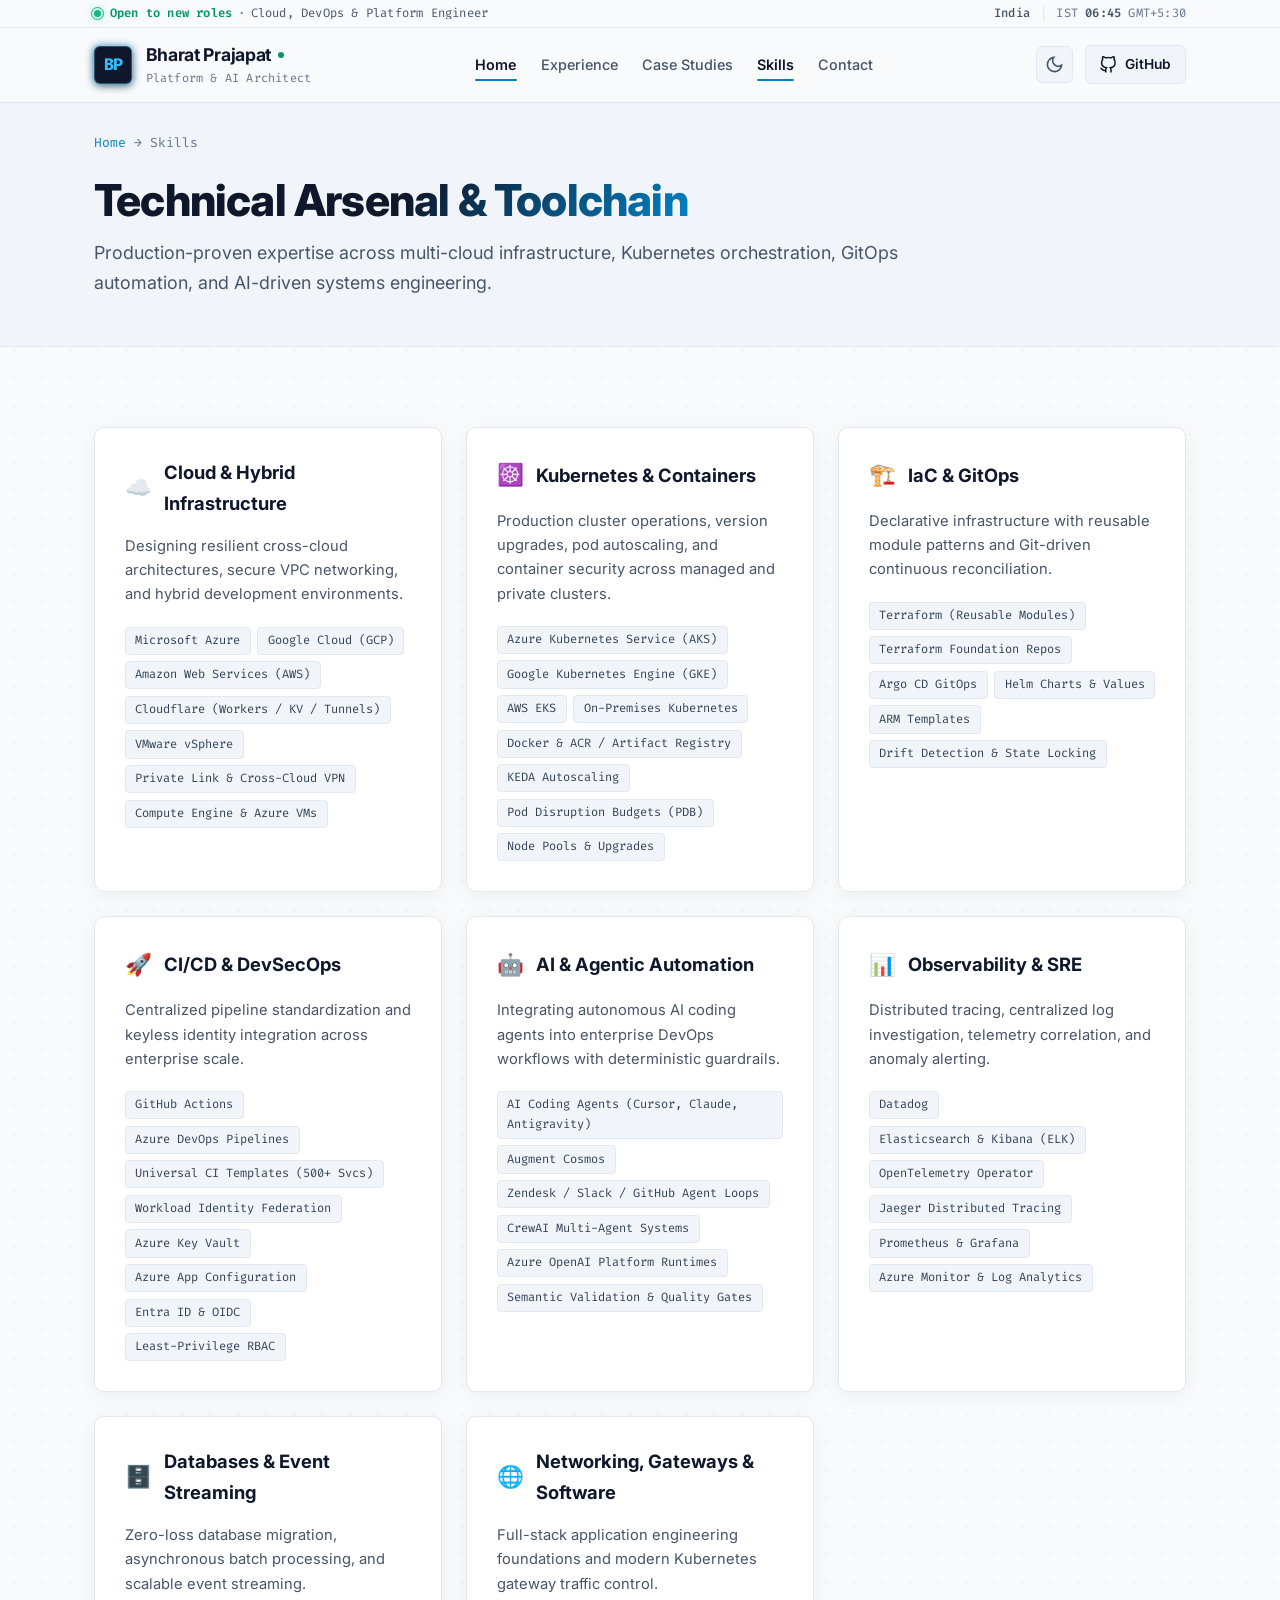
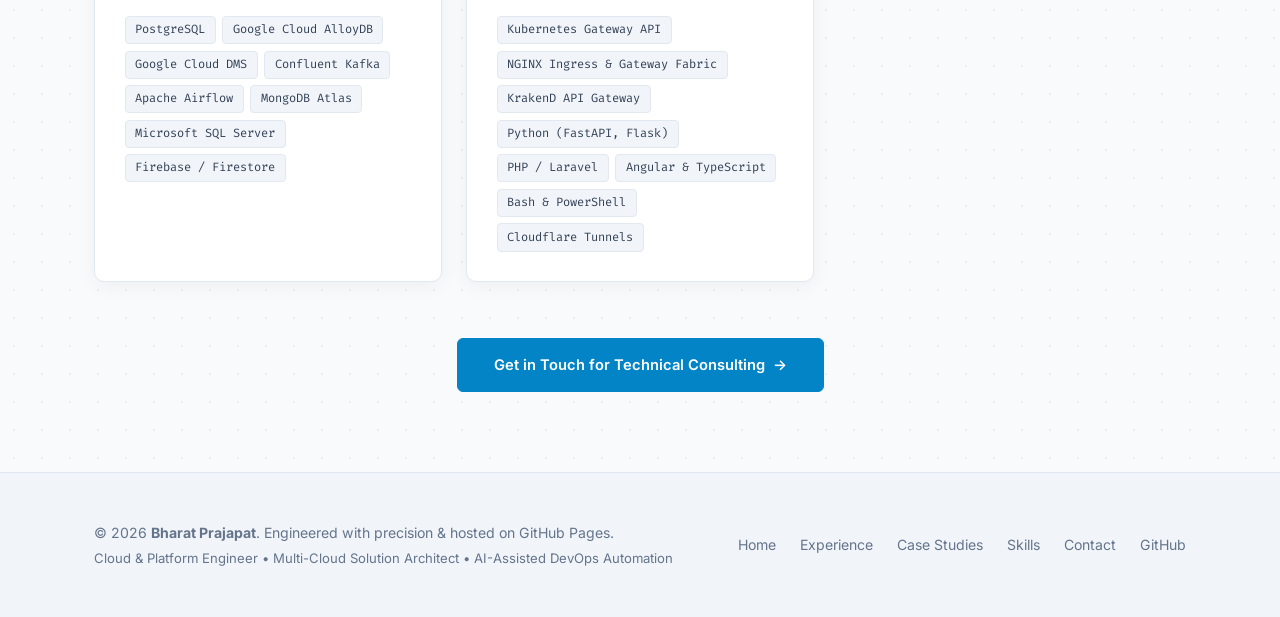
<file: skills/index.html>
<!DOCTYPE html>
<html lang="en" data-theme="dark">
<head>
  <meta charset="UTF-8" />
  <meta name="viewport" content="width=device-width, initial-scale=1.0" />

  <title>Technical Arsenal &amp; Skills · Bharat Prajapat</title>
  <meta name="description" content="Technical skills and platform competencies of Bharat Prajapat: Multi-Cloud (Azure, GCP, AWS), Kubernetes, Terraform, Argo CD, Docker, Observability, and AI DevOps Automation." />
  <meta name="author" content="Bharat Prajapat" />
  <link rel="canonical" href="https://bharatprajapat-eng.github.io/skills.html" />

  <!-- Open Graph -->
  <meta property="og:type" content="article" />
  <meta property="og:site_name" content="Bharat Prajapat" />
  <meta property="og:title" content="Technical Arsenal &amp; Skills · Bharat Prajapat" />
  <meta property="og:description" content="Production-proven expertise across multi-cloud infrastructure, Kubernetes orchestration, GitOps automation, and AI-driven systems engineering." />
  <meta property="og:url" content="https://bharatprajapat-eng.github.io/skills.html" />
  <meta property="og:image" content="https://avatars.githubusercontent.com/u/24315782?v=4" />

  <!-- Favicon -->
  <link rel="icon" type="image/svg+xml" href="data:image/svg+xml,<svg xmlns='http://www.w3.org/2000/svg' viewBox='0 0 100 100'><text y='.9em' font-size='90'>☸️</text></svg>" />

  <!-- Fonts -->
  <link rel="preconnect" href="https://fonts.googleapis.com" />
  <link rel="preconnect" href="https://fonts.gstatic.com" crossorigin />
  <link href="https://fonts.googleapis.com/css2?family=Fira+Code:wght@400;500;600;700&family=Inter:wght@300;400;500;600;700;800&display=swap" rel="stylesheet" />

  <link rel="stylesheet" href="/styles.css" />
</head>
<body>

  <!-- Navigation Bar with Standout Animated Logo -->
  <header class="navbar" id="navbar">
    <!-- Top Status / Announcement Bar -->
    <div class="top-status-bar">
      <div class="top-status-container">
        <div class="top-status-left">
          <span class="status-pulse-dot" aria-hidden="true"></span>
          <a href="/contact.html" class="top-status-link">
            <strong>Open to new roles</strong> <span class="status-sep">·</span> Cloud, DevOps &amp; Platform Engineer
          </a>
        </div>
        <div class="top-status-right">
          <span class="location-label">India</span>
          <span class="status-divider">|</span>
          <span class="time-label">IST <span class="live-ist-clock">--:--</span> GMT+5:30</span>
        </div>
      </div>
    </div>

    <div class="nav-container">
      <a href="/" class="brand-logo" aria-label="Bharat Prajapat Home">
        <div class="logo-box">
          <div class="logo-glow-ring"></div>
          <div class="logo-badge">
            <span class="logo-text">BP</span>
          </div>
        </div>
        <div class="brand-info">
          <span class="brand-name">Bharat Prajapat</span>
          <span class="brand-title">Platform &amp; AI Architect</span>
        </div>
      </a>

      <nav class="nav-links" id="navLinks">
        <a href="/" class="nav-link">Home</a>
        <a href="/experience.html" class="nav-link">Experience</a>
        <a href="/case-studies.html" class="nav-link">Case Studies</a>
        <a href="/skills.html" class="nav-link active">Skills</a>
        <a href="/contact.html" class="nav-link">Contact</a>
      </nav>

      <div class="nav-actions">
        <button id="themeToggle" class="icon-btn" aria-label="Toggle dark and light mode" title="Toggle theme">
          <svg class="sun-icon" viewBox="0 0 24 24" width="19" height="19" stroke="currentColor" stroke-width="2" fill="none">
            <circle cx="12" cy="12" r="5"></circle>
            <line x1="12" y1="1" x2="12" y2="3"></line>
            <line x1="12" y1="21" x2="12" y2="23"></line>
            <line x1="4.22" y1="4.22" x2="5.64" y2="5.64"></line>
            <line x1="18.36" y1="18.36" x2="19.78" y2="19.78"></line>
            <line x1="1" y1="12" x2="3" y2="12"></line>
            <line x1="21" y1="12" x2="23" y2="12"></line>
            <line x1="4.22" y1="19.78" x2="5.64" y2="18.36"></line>
            <line x1="18.36" y1="5.64" x2="19.78" y2="4.22"></line>
          </svg>
          <svg class="moon-icon" viewBox="0 0 24 24" width="19" height="19" stroke="currentColor" stroke-width="2" fill="none">
            <path d="M21 12.79A9 9 0 1 1 11.21 3 7 7 0 0 0 21 12.79z"></path>
          </svg>
        </button>

        <a href="https://github.com/bharatprajapat-eng" target="_blank" rel="noopener noreferrer" class="btn btn-secondary nav-github" aria-label="GitHub Profile">
          <svg viewBox="0 0 24 24" width="18" height="18" stroke="currentColor" stroke-width="2" fill="none">
            <path d="M9 19c-5 1.5-5-2.5-7-3m14 6v-3.87a3.37 3.37 0 0 0-.94-2.61c3.14-.35 6.44-1.54 6.44-7A5.44 5.44 0 0 0 20 4.77 5.07 5.07 0 0 0 19.91 1S18.73.65 16 2.48a13.38 13.38 0 0 0-7 0C6.27.65 5.09 1 5.09 1A5.07 5.07 0 0 0 5 4.77a5.44 5.44 0 0 0-1.5 3.78c0 5.42 3.3 6.61 6.44 7A3.37 3.37 0 0 0 9 18.13V22"></path>
          </svg>
          <span>GitHub</span>
        </a>

        <button class="mobile-menu-toggle" id="menuToggle" aria-label="Toggle navigation menu">
          <span></span>
          <span></span>
          <span></span>
        </button>
      </div>
    </div>
  </header>

  <!-- Main Content -->
  <main id="main">

    <!-- Page Hero -->
    <section class="page-hero">
      <div class="page-hero-glow"></div>
      <div class="container page-hero-content">
        <div class="breadcrumb-nav">
          <a href="/">Home</a> &rarr; <span>Skills</span>
        </div>
        <h1 class="page-title">Technical <span class="gradient-text">Arsenal &amp; Toolchain</span></h1>
        <p class="page-description">
          Production-proven expertise across multi-cloud infrastructure, Kubernetes orchestration, GitOps automation, and AI-driven systems engineering.
        </p>
      </div>
    </section>

    <!-- Skills Arsenal Grid -->
    <section class="section">
      <div class="container">
        
        <div class="arsenal-grid">
          
          <!-- Category 1 -->
          <div class="arsenal-card glass-panel">
            <div class="arsenal-header">
              <span class="arsenal-icon">☁️</span>
              <h3>Cloud &amp; Hybrid Infrastructure</h3>
            </div>
            <p style="font-size: 0.92rem; color: var(--text-secondary); margin-bottom: 1.25rem;">
              Designing resilient cross-cloud architectures, secure VPC networking, and hybrid development environments.
            </p>
            <div class="arsenal-tags">
              <span class="tag">Microsoft Azure</span>
              <span class="tag">Google Cloud (GCP)</span>
              <span class="tag">Amazon Web Services (AWS)</span>
              <span class="tag">Cloudflare (Workers / KV / Tunnels)</span>
              <span class="tag">VMware vSphere</span>
              <span class="tag">Private Link &amp; Cross-Cloud VPN</span>
              <span class="tag">Compute Engine &amp; Azure VMs</span>
            </div>
          </div>

          <!-- Category 2 -->
          <div class="arsenal-card glass-panel">
            <div class="arsenal-header">
              <span class="arsenal-icon">☸️</span>
              <h3>Kubernetes &amp; Containers</h3>
            </div>
            <p style="font-size: 0.92rem; color: var(--text-secondary); margin-bottom: 1.25rem;">
              Production cluster operations, version upgrades, pod autoscaling, and container security across managed and private clusters.
            </p>
            <div class="arsenal-tags">
              <span class="tag">Azure Kubernetes Service (AKS)</span>
              <span class="tag">Google Kubernetes Engine (GKE)</span>
              <span class="tag">AWS EKS</span>
              <span class="tag">On-Premises Kubernetes</span>
              <span class="tag">Docker &amp; ACR / Artifact Registry</span>
              <span class="tag">KEDA Autoscaling</span>
              <span class="tag">Pod Disruption Budgets (PDB)</span>
              <span class="tag">Node Pools &amp; Upgrades</span>
            </div>
          </div>

          <!-- Category 3 -->
          <div class="arsenal-card glass-panel">
            <div class="arsenal-header">
              <span class="arsenal-icon">🏗️</span>
              <h3>IaC &amp; GitOps</h3>
            </div>
            <p style="font-size: 0.92rem; color: var(--text-secondary); margin-bottom: 1.25rem;">
              Declarative infrastructure with reusable module patterns and Git-driven continuous reconciliation.
            </p>
            <div class="arsenal-tags">
              <span class="tag">Terraform (Reusable Modules)</span>
              <span class="tag">Terraform Foundation Repos</span>
              <span class="tag">Argo CD GitOps</span>
              <span class="tag">Helm Charts &amp; Values</span>
              <span class="tag">ARM Templates</span>
              <span class="tag">Drift Detection &amp; State Locking</span>
            </div>
          </div>

          <!-- Category 4 -->
          <div class="arsenal-card glass-panel">
            <div class="arsenal-header">
              <span class="arsenal-icon">🚀</span>
              <h3>CI/CD &amp; DevSecOps</h3>
            </div>
            <p style="font-size: 0.92rem; color: var(--text-secondary); margin-bottom: 1.25rem;">
              Centralized pipeline standardization and keyless identity integration across enterprise scale.
            </p>
            <div class="arsenal-tags">
              <span class="tag">GitHub Actions</span>
              <span class="tag">Azure DevOps Pipelines</span>
              <span class="tag">Universal CI Templates (500+ Svcs)</span>
              <span class="tag">Workload Identity Federation</span>
              <span class="tag">Azure Key Vault</span>
              <span class="tag">Azure App Configuration</span>
              <span class="tag">Entra ID &amp; OIDC</span>
              <span class="tag">Least-Privilege RBAC</span>
            </div>
          </div>

          <!-- Category 5 -->
          <div class="arsenal-card glass-panel">
            <div class="arsenal-header">
              <span class="arsenal-icon">🤖</span>
              <h3>AI &amp; Agentic Automation</h3>
            </div>
            <p style="font-size: 0.92rem; color: var(--text-secondary); margin-bottom: 1.25rem;">
              Integrating autonomous AI coding agents into enterprise DevOps workflows with deterministic guardrails.
            </p>
            <div class="arsenal-tags">
              <span class="tag">AI Coding Agents (Cursor, Claude, Antigravity)</span>
              <span class="tag">Augment Cosmos</span>
              <span class="tag">Zendesk / Slack / GitHub Agent Loops</span>
              <span class="tag">CrewAI Multi-Agent Systems</span>
              <span class="tag">Azure OpenAI Platform Runtimes</span>
              <span class="tag">Semantic Validation &amp; Quality Gates</span>
            </div>
          </div>

          <!-- Category 6 -->
          <div class="arsenal-card glass-panel">
            <div class="arsenal-header">
              <span class="arsenal-icon">📊</span>
              <h3>Observability &amp; SRE</h3>
            </div>
            <p style="font-size: 0.92rem; color: var(--text-secondary); margin-bottom: 1.25rem;">
              Distributed tracing, centralized log investigation, telemetry correlation, and anomaly alerting.
            </p>
            <div class="arsenal-tags">
              <span class="tag">Datadog</span>
              <span class="tag">Elasticsearch &amp; Kibana (ELK)</span>
              <span class="tag">OpenTelemetry Operator</span>
              <span class="tag">Jaeger Distributed Tracing</span>
              <span class="tag">Prometheus &amp; Grafana</span>
              <span class="tag">Azure Monitor &amp; Log Analytics</span>
            </div>
          </div>

          <!-- Category 7 -->
          <div class="arsenal-card glass-panel">
            <div class="arsenal-header">
              <span class="arsenal-icon">🗄️</span>
              <h3>Databases &amp; Event Streaming</h3>
            </div>
            <p style="font-size: 0.92rem; color: var(--text-secondary); margin-bottom: 1.25rem;">
              Zero-loss database migration, asynchronous batch processing, and scalable event streaming.
            </p>
            <div class="arsenal-tags">
              <span class="tag">PostgreSQL</span>
              <span class="tag">Google Cloud AlloyDB</span>
              <span class="tag">Google Cloud DMS</span>
              <span class="tag">Confluent Kafka</span>
              <span class="tag">Apache Airflow</span>
              <span class="tag">MongoDB Atlas</span>
              <span class="tag">Microsoft SQL Server</span>
              <span class="tag">Firebase / Firestore</span>
            </div>
          </div>

          <!-- Category 8 -->
          <div class="arsenal-card glass-panel">
            <div class="arsenal-header">
              <span class="arsenal-icon">🌐</span>
              <h3>Networking, Gateways &amp; Software</h3>
            </div>
            <p style="font-size: 0.92rem; color: var(--text-secondary); margin-bottom: 1.25rem;">
              Full-stack application engineering foundations and modern Kubernetes gateway traffic control.
            </p>
            <div class="arsenal-tags">
              <span class="tag">Kubernetes Gateway API</span>
              <span class="tag">NGINX Ingress &amp; Gateway Fabric</span>
              <span class="tag">KrakenD API Gateway</span>
              <span class="tag">Python (FastAPI, Flask)</span>
              <span class="tag">PHP / Laravel</span>
              <span class="tag">Angular &amp; TypeScript</span>
              <span class="tag">Bash &amp; PowerShell</span>
              <span class="tag">Cloudflare Tunnels</span>
            </div>
          </div>

        </div>

        <div style="text-align: center; margin-top: 3.5rem;">
          <a href="/contact.html" class="btn btn-primary" style="padding: 0.85rem 2.25rem;">
            <span>Get in Touch for Technical Consulting</span> &rarr;
          </a>
        </div>

      </div>
    </section>

  </main>

  <!-- Footer -->
  <footer class="footer">
    <div class="container footer-content">
      <div class="footer-left">
        <p>&copy; <span id="currentYear"></span> <strong>Bharat Prajapat</strong>. Engineered with precision &amp; hosted on GitHub Pages.</p>
        <p class="footer-subtext">Cloud &amp; Platform Engineer • Multi-Cloud Solution Architect • AI-Assisted DevOps Automation</p>
      </div>
      <div class="footer-links">
        <a href="/">Home</a>
        <a href="/experience.html">Experience</a>
        <a href="/case-studies.html">Case Studies</a>
        <a href="/skills.html">Skills</a>
        <a href="/contact.html">Contact</a>
        <a href="https://github.com/bharatprajapat-eng" target="_blank" rel="noopener noreferrer">GitHub</a>
      </div>
    </div>
  </footer>

  <script src="/script.js"></script>
</body>
</html>
</file>
<file: styles.css>
/* ==========================================================================
   Design Tokens & Modern Engineering Palette
   (Crafted for Senior Platform / Cloud Architecture - Clean & Sophisticated)
   ========================================================================== */
:root {
  --font-sans: 'Inter', -apple-system, BlinkMacSystemFont, 'Segoe UI', Roboto, sans-serif;
  --font-mono: 'Fira Code', 'SF Mono', Consolas, Monaco, monospace;

  /* Dark Theme (Default: Obsidian & Precision Slate) */
  --bg-primary: #0a0d14;
  --bg-secondary: #101522;
  --bg-surface: #131929;
  --bg-surface-hover: #182033;
  --bg-subtle: #0e1320;
  
  --border-color: #1e2638;
  --border-hover: #38bdf8;
  --border-strong: #2a354d;

  --text-primary: #f1f5f9;
  --text-secondary: #94a3b8;
  --text-muted: #64748b;

  /* Engineering Accents: Sky Blue & Mint (Terminal / DevOps Native) */
  --accent-primary: #0284c7;
  --accent-primary-hover: #0369a1;
  --accent-cyan: #38bdf8;
  --accent-emerald: #10b981;
  --accent-amber: #f59e0b;
  --accent-glow: rgba(56, 189, 248, 0.15);

  --badge-bg: rgba(56, 189, 248, 0.08);
  --badge-border: rgba(56, 189, 248, 0.25);
  --card-shadow: 0 4px 20px rgba(0, 0, 0, 0.4);
  --nav-backdrop: rgba(10, 13, 20, 0.92);

  --radius-xs: 4px;
  --radius-sm: 6px;
  --radius-md: 10px;
  --radius-lg: 16px;
  --radius-full: 9999px;
  --transition: all 0.2s cubic-bezier(0.16, 1, 0.3, 1);
}

[data-theme="light"] {
  --bg-primary: #f8fafc;
  --bg-secondary: #f1f5f9;
  --bg-surface: #ffffff;
  --bg-surface-hover: #f8fafc;
  --bg-subtle: #f1f5f9;

  --border-color: #e2e8f0;
  --border-hover: #0284c7;
  --border-strong: #cbd5e1;

  --text-primary: #0f172a;
  --text-secondary: #475569;
  --text-muted: #64748b;

  --accent-primary: #0284c7;
  --accent-primary-hover: #0369a1;
  --accent-cyan: #0284c7;
  --accent-emerald: #059669;
  --accent-amber: #d97706;
  --accent-glow: rgba(2, 132, 199, 0.12);

  --badge-bg: rgba(2, 132, 199, 0.06);
  --badge-border: rgba(2, 132, 199, 0.2);
  --card-shadow: 0 4px 20px rgba(0, 0, 0, 0.05);
  --nav-backdrop: rgba(248, 250, 252, 0.94);
}

/* ==========================================================================
   Reset & Technical Background Grid
   ========================================================================== */
*, *::before, *::after {
  box-sizing: border-box;
  margin: 0;
  padding: 0;
}

html {
  scroll-behavior: smooth;
  font-size: 16px;
}

body {
  font-family: var(--font-sans);
  background-color: var(--bg-primary);
  /* Sophisticated, subtle engineering dot grid */
  background-image: radial-gradient(rgba(255, 255, 255, 0.06) 1px, transparent 1px);
  background-size: 28px 28px;
  color: var(--text-primary);
  line-height: 1.65;
  overflow-x: hidden;
  transition: background-color 0.25s ease, color 0.25s ease;
  -webkit-font-smoothing: antialiased;
}

[data-theme="light"] body {
  background-image: radial-gradient(rgba(15, 23, 42, 0.05) 1px, transparent 1px);
}

a {
  color: inherit;
  text-decoration: none;
}

img {
  max-width: 100%;
  height: auto;
  display: block;
}

code {
  font-family: var(--font-mono);
  font-size: 0.88em;
  background: var(--bg-secondary);
  padding: 0.15rem 0.45rem;
  border-radius: var(--radius-xs);
  border: 1px solid var(--border-color);
  color: var(--accent-cyan);
}

.container {
  max-width: 1140px;
  margin: 0 auto;
  padding: 0 1.5rem;
}

/* ==========================================================================
   Clean Technical Typography
   ========================================================================== */
.gradient-text {
  /* Crisp, subtle steel-to-sky gradient instead of purple/pink */
  background: linear-gradient(135deg, #ffffff 30%, #38bdf8 100%);
  -webkit-background-clip: text;
  -webkit-text-fill-color: transparent;
  display: inline-block;
}

[data-theme="light"] .gradient-text {
  background: linear-gradient(135deg, #0f172a 30%, #0284c7 100%);
  -webkit-background-clip: text;
  -webkit-text-fill-color: transparent;
}

.glass-panel {
  background: var(--bg-surface);
  border: 1px solid var(--border-color);
  border-radius: var(--radius-md);
  box-shadow: var(--card-shadow);
  transition: var(--transition);
}

.glass-panel:hover {
  border-color: var(--border-strong);
  background: var(--bg-surface-hover);
  transform: translateY(-2px);
}

.bg-subtle {
  background-color: var(--bg-subtle);
  border-top: 1px solid var(--border-color);
  border-bottom: 1px solid var(--border-color);
}

.section-tag {
  display: inline-flex;
  align-items: center;
  gap: 0.4rem;
  font-family: var(--font-mono);
  font-size: 0.78rem;
  font-weight: 600;
  color: var(--accent-cyan);
  text-transform: uppercase;
  letter-spacing: 1.2px;
  margin-bottom: 0.6rem;
}

.section-tag::before {
  content: '//';
  color: var(--text-muted);
}

.section-title {
  font-size: 2.25rem;
  font-weight: 700;
  letter-spacing: -0.6px;
  margin-bottom: 0.75rem;
  line-height: 1.25;
  color: var(--text-primary);
}

.section-subtitle {
  font-size: 1.05rem;
  color: var(--text-secondary);
  line-height: 1.6;
}

.section-header {
  margin-bottom: 3rem;
  max-width: 800px;
}

.tag {
  font-family: var(--font-mono);
  font-size: 0.75rem;
  padding: 0.2rem 0.6rem;
  background: var(--bg-secondary);
  border: 1px solid var(--border-color);
  border-radius: var(--radius-xs);
  color: #cbd5e1;
  transition: var(--transition);
  display: inline-block;
}

[data-theme="light"] .tag {
  color: #334155;
}

.tag:hover {
  border-color: var(--accent-cyan);
  color: var(--accent-cyan);
}

/* ==========================================================================
   Buttons
   ========================================================================== */
.btn {
  display: inline-flex;
  align-items: center;
  justify-content: center;
  gap: 0.5rem;
  padding: 0.65rem 1.3rem;
  font-size: 0.92rem;
  font-weight: 600;
  border-radius: var(--radius-sm);
  cursor: pointer;
  transition: var(--transition);
  border: 1px solid transparent;
  text-decoration: none;
}

.btn-primary {
  background: #0284c7;
  color: #ffffff;
  border-color: #0284c7;
}

.btn-primary:hover {
  background: #0369a1;
  border-color: #0369a1;
  transform: translateY(-1px);
}

.btn-secondary {
  background: var(--bg-secondary);
  border: 1px solid var(--border-color);
  color: var(--text-primary);
}

.btn-secondary:hover {
  background: var(--bg-surface-hover);
  border-color: var(--border-strong);
  transform: translateY(-1px);
}

.btn-outline {
  border: 1px solid var(--border-color);
  color: var(--text-secondary);
  background: transparent;
}

.btn-outline:hover {
  border-color: var(--text-primary);
  color: var(--text-primary);
  transform: translateY(-1px);
}

.btn-block {
  width: 100%;
}

.icon-btn {
  background: var(--bg-secondary);
  border: 1px solid var(--border-color);
  border-radius: var(--radius-sm);
  color: var(--text-secondary);
  padding: 0.5rem;
  display: inline-flex;
  align-items: center;
  justify-content: center;
  cursor: pointer;
  transition: var(--transition);
}

.icon-btn:hover {
  color: var(--text-primary);
  border-color: var(--border-strong);
}

/* Theme Toggle Icons */
[data-theme="dark"] .sun-icon { display: block; }
[data-theme="dark"] .moon-icon { display: none; }
[data-theme="light"] .sun-icon { display: none; }
[data-theme="light"] .moon-icon { display: block; }

/* ==========================================================================
   TOP STATUS / ANNOUNCEMENT BAR
   ========================================================================== */
.top-status-bar {
  background: rgba(8, 11, 18, 0.95);
  border-bottom: 1px solid var(--border-color);
  font-family: var(--font-mono);
  font-size: 0.76rem;
  letter-spacing: 0.2px;
  line-height: 1;
}

[data-theme="light"] .top-status-bar {
  background: rgba(248, 250, 252, 0.96);
  border-bottom: 1px solid rgba(226, 232, 240, 0.9);
}

.top-status-container {
  max-width: 1140px;
  margin: 0 auto;
  padding: 0.45rem 1.5rem;
  display: flex;
  align-items: center;
  justify-content: space-between;
  gap: 1rem;
}

.top-status-left {
  display: inline-flex;
  align-items: center;
  gap: 0.55rem;
  min-width: 0;
}

.status-pulse-dot {
  position: relative;
  width: 7px;
  height: 7px;
  border-radius: 50%;
  background: #10b981;
  display: inline-block;
  flex-shrink: 0;
  box-shadow: 0 0 8px rgba(16, 185, 129, 0.8);
}

.status-pulse-dot::after {
  content: '';
  position: absolute;
  inset: -3px;
  border-radius: 50%;
  border: 1.5px solid #10b981;
  animation: pulse-ring 2.2s cubic-bezier(0.215, 0.61, 0.355, 1) infinite;
}

@keyframes pulse-ring {
  0% { transform: scale(0.7); opacity: 1; }
  100% { transform: scale(2.4); opacity: 0; }
}

.top-status-link {
  color: var(--text-secondary);
  text-decoration: none;
  transition: var(--transition);
  display: inline-flex;
  align-items: center;
  gap: 0.35rem;
  white-space: nowrap;
  overflow: hidden;
  text-overflow: ellipsis;
}

.top-status-link:hover {
  color: var(--text-primary);
}

.top-status-link strong {
  color: #34d399;
  font-weight: 600;
}

[data-theme="light"] .top-status-link strong {
  color: #059669;
}

.status-sep {
  color: var(--text-muted);
}

.top-status-right {
  display: inline-flex;
  align-items: center;
  gap: 0.6rem;
  color: var(--text-muted);
  white-space: nowrap;
  flex-shrink: 0;
}

.location-label {
  color: var(--text-secondary);
  font-weight: 500;
}

.status-divider {
  color: var(--border-color);
  user-select: none;
}

.time-label {
  color: var(--text-muted);
}

.live-ist-clock {
  color: var(--text-secondary);
  font-weight: 600;
}

/* ==========================================================================
   NAVIGATION & STANDOUT ENGINEERING LOGO
   ========================================================================== */
.navbar {
  position: fixed;
  top: 0;
  left: 0;
  width: 100%;
  z-index: 1000;
  background: var(--nav-backdrop);
  backdrop-filter: blur(12px);
  -webkit-backdrop-filter: blur(12px);
  border-bottom: 1px solid var(--border-color);
  transition: var(--transition);
}

.nav-container {
  max-width: 1140px;
  margin: 0 auto;
  padding: 0.8rem 1.5rem;
  display: flex;
  align-items: center;
  justify-content: space-between;
}

/* Brand Logo Container */
.brand-logo {
  display: flex;
  align-items: center;
  gap: 0.85rem;
  text-decoration: none;
  cursor: pointer;
}

/* Tactile BP Engineering Badge */
.logo-box {
  position: relative;
  width: 38px;
  height: 38px;
  display: flex;
  align-items: center;
  justify-content: center;
}

.logo-glow-ring {
  position: absolute;
  inset: -2px;
  border-radius: 8px;
  background: linear-gradient(135deg, #0284c7, #38bdf8, #0ea5e9);
  opacity: 0.4;
  filter: blur(3px);
  transition: var(--transition);
}

.logo-badge {
  position: relative;
  width: 100%;
  height: 100%;
  border-radius: 6px;
  background: #0f172a;
  display: flex;
  align-items: center;
  justify-content: center;
  border: 1px solid rgba(56, 189, 248, 0.4);
  box-shadow: 0 2px 8px rgba(0, 0, 0, 0.5);
  z-index: 2;
  transition: var(--transition);
}

.logo-text {
  font-family: var(--font-mono);
  font-weight: 700;
  font-size: 1.05rem;
  color: #38bdf8;
  letter-spacing: -0.5px;
  display: block;
  line-height: 1;
}

/* Dynamic pulse on hover */
.brand-logo:hover .logo-glow-ring {
  inset: -3px;
  opacity: 0.85;
  filter: blur(5px);
}

.brand-logo:hover .logo-badge {
  transform: translateY(-1px);
  border-color: #38bdf8;
  background: #1e293b;
}

.brand-logo:hover .logo-text {
  color: #ffffff;
}

/* Beside Logo: Bharat Prajapat */
.brand-info {
  display: flex;
  flex-direction: column;
}

.brand-name {
  font-size: 1.1rem;
  font-weight: 700;
  letter-spacing: -0.3px;
  color: var(--text-primary);
  display: inline-flex;
  align-items: center;
  gap: 0.45rem;
  transition: var(--transition);
}

.brand-name::after {
  content: '';
  width: 6px;
  height: 6px;
  background: var(--accent-emerald);
  border-radius: 50%;
  display: inline-block;
}

.brand-logo:hover .brand-name {
  color: var(--accent-cyan);
}

.brand-title {
  font-size: 0.74rem;
  font-family: var(--font-mono);
  color: var(--text-muted);
  letter-spacing: 0.2px;
}

/* Nav Links */
.nav-links {
  display: flex;
  align-items: center;
  gap: 1.5rem;
}

.nav-link {
  font-size: 0.9rem;
  font-weight: 500;
  color: var(--text-secondary);
  transition: var(--transition);
  position: relative;
  padding: 0.3rem 0;
}

.nav-link:hover {
  color: var(--text-primary);
}

.nav-link.active {
  color: var(--text-primary);
  font-weight: 600;
}

.nav-link.active::after {
  content: '';
  position: absolute;
  bottom: 0;
  left: 0;
  width: 100%;
  height: 2px;
  background: var(--accent-cyan);
  border-radius: 1px;
}

.nav-actions {
  display: flex;
  align-items: center;
  gap: 0.75rem;
}

.nav-github {
  padding: 0.45rem 0.85rem;
  font-size: 0.86rem;
}

.mobile-menu-toggle {
  display: none;
  background: transparent;
  border: none;
  cursor: pointer;
  flex-direction: column;
  gap: 5px;
  padding: 4px;
}

.mobile-menu-toggle span {
  width: 20px;
  height: 2px;
  background: var(--text-primary);
  border-radius: 1px;
  transition: var(--transition);
}

/* ==========================================================================
   Hero Section
   ========================================================================== */
.hero-section {
  position: relative;
  padding-top: 8.75rem;
  padding-bottom: 5rem;
}

.hero-glow {
  display: none; /* removed AI blurry blob */
}

.hero-content {
  position: relative;
  z-index: 1;
}

.hero-badge {
  display: inline-flex;
  align-items: center;
  gap: 0.55rem;
  padding: 0.35rem 0.9rem;
  background: var(--badge-bg);
  border: 1px solid var(--badge-border);
  border-radius: var(--radius-full);
  font-size: 0.82rem;
  font-weight: 500;
  color: var(--accent-cyan);
  margin-bottom: 2rem;
  font-family: var(--font-mono);
}

.badge-dot {
  width: 7px;
  height: 7px;
  background-color: var(--accent-emerald);
  border-radius: 50%;
  box-shadow: 0 0 6px var(--accent-emerald);
}

.hero-profile-row {
  display: flex;
  align-items: center;
  gap: 2rem;
  margin-bottom: 1.75rem;
}

.hero-avatar-wrapper {
  position: relative;
  width: 108px;
  height: 108px;
  flex-shrink: 0;
}

.hero-avatar {
  width: 100%;
  height: 100%;
  border-radius: 50%;
  object-fit: cover;
  border: 2px solid var(--border-strong);
  position: relative;
  z-index: 2;
}

.avatar-ring {
  position: absolute;
  inset: -3px;
  border-radius: 50%;
  border: 1px dashed var(--accent-cyan);
  opacity: 0.4;
  animation: spinSlow 20s linear infinite;
}

@keyframes spinSlow {
  to { transform: rotate(360deg); }
}

.hero-name {
  font-size: 3.1rem;
  font-weight: 800;
  line-height: 1.15;
  letter-spacing: -1.2px;
  margin-bottom: 0.35rem;
  color: var(--text-primary);
}

.hero-role-title {
  font-size: 1.25rem;
  font-weight: 600;
  color: var(--text-primary);
  margin-bottom: 0.35rem;
}

.hero-headline {
  font-size: 0.98rem;
  color: var(--text-secondary);
  font-family: var(--font-mono);
  font-weight: 400;
}

.divider-dot { color: var(--accent-cyan); margin: 0 0.35rem; }
.divider-slash { color: var(--border-color); margin: 0 0.4rem; }

.hero-bio {
  font-size: 1.1rem;
  color: var(--text-secondary);
  max-width: 840px;
  line-height: 1.7;
  margin-bottom: 2.25rem;
}

.hero-cta-group {
  display: flex;
  flex-wrap: wrap;
  gap: 1rem;
  margin-bottom: 3.5rem;
}

.hero-metrics {
  display: grid;
  grid-template-columns: repeat(auto-fit, minmax(230px, 1fr));
  gap: 1.25rem;
  border-top: 1px solid var(--border-color);
  padding-top: 2.5rem;
}

.metric-card {
  padding: 1.35rem;
  background: var(--bg-surface);
  border: 1px solid var(--border-color);
  border-radius: var(--radius-md);
  transition: var(--transition);
}

.metric-card:hover {
  border-color: var(--border-strong);
  transform: translateY(-2px);
}

.metric-number {
  font-family: var(--font-mono);
  font-size: 1.75rem;
  font-weight: 700;
  color: var(--text-primary);
  line-height: 1.2;
  margin-bottom: 0.25rem;
}

.metric-label {
  font-size: 0.9rem;
  font-weight: 600;
  color: var(--accent-cyan);
  margin-bottom: 0.35rem;
}

.metric-detail {
  font-size: 0.83rem;
  color: var(--text-secondary);
  line-height: 1.45;
}

/* ==========================================================================
   Page Headers (Sub-pages)
   ========================================================================== */
.page-hero {
  padding-top: 8.25rem;
  padding-bottom: 3rem;
  border-bottom: 1px solid var(--border-color);
  background: var(--bg-secondary);
}

.page-hero-glow { display: none; }

.page-hero-content {
  position: relative;
  z-index: 1;
}

.breadcrumb-nav {
  display: flex;
  align-items: center;
  gap: 0.5rem;
  font-family: var(--font-mono);
  font-size: 0.82rem;
  color: var(--text-muted);
  margin-bottom: 1.25rem;
}

.breadcrumb-nav a {
  color: var(--accent-cyan);
}

.page-title {
  font-size: 2.75rem;
  font-weight: 800;
  letter-spacing: -0.8px;
  margin-bottom: 0.75rem;
  line-height: 1.2;
  color: var(--text-primary);
}

.page-description {
  font-size: 1.12rem;
  color: var(--text-secondary);
  max-width: 820px;
  line-height: 1.65;
}

/* ==========================================================================
   General Section Layout
   ========================================================================== */
.section {
  padding: 5rem 0;
}

/* ==========================================================================
   Career Experience Timeline
   ========================================================================== */
.timeline {
  position: relative;
  padding-left: 2rem;
}

.timeline::before {
  content: '';
  position: absolute;
  top: 10px;
  bottom: 20px;
  left: 6px;
  width: 2px;
  background: var(--border-color);
}

.timeline-item {
  position: relative;
  margin-bottom: 2.75rem;
}

.timeline-marker {
  position: absolute;
  left: -2rem;
  top: 1.25rem;
  width: 14px;
  height: 14px;
  border-radius: 50%;
  background: var(--bg-primary);
  border: 2px solid var(--accent-cyan);
  z-index: 2;
}

.timeline-marker.current {
  border-color: var(--accent-emerald);
  background: var(--accent-emerald);
}

.timeline-content {
  padding: 2rem;
  background: var(--bg-surface);
  border: 1px solid var(--border-color);
  border-radius: var(--radius-md);
  transition: var(--transition);
}

.timeline-content:hover {
  border-color: var(--border-strong);
}

.timeline-header {
  margin-bottom: 1.25rem;
}

.timeline-period-badge {
  font-family: var(--font-mono);
  font-size: 0.8rem;
  font-weight: 600;
  color: var(--accent-cyan);
  margin-bottom: 0.35rem;
}

.role-title {
  font-size: 1.35rem;
  font-weight: 700;
  color: var(--text-primary);
  line-height: 1.3;
}

.company-name {
  font-size: 1rem;
  font-weight: 600;
  color: var(--text-secondary);
  margin-top: 0.2rem;
}

.location-tag {
  color: var(--text-muted);
  font-weight: 400;
}

.role-summary {
  font-size: 0.98rem;
  color: var(--text-secondary);
  margin-bottom: 1.25rem;
  line-height: 1.6;
}

.role-bullets {
  list-style: none;
  padding-left: 0;
  margin-bottom: 1.5rem;
  display: flex;
  flex-direction: column;
  gap: 0.75rem;
}

.role-bullets li {
  position: relative;
  padding-left: 1.4rem;
  font-size: 0.93rem;
  color: var(--text-secondary);
  line-height: 1.6;
}

.role-bullets li::before {
  content: '→';
  position: absolute;
  left: 0;
  top: 0;
  color: var(--accent-cyan);
}

.role-bullets li strong {
  color: var(--text-primary);
}

.tech-tags {
  display: flex;
  flex-wrap: wrap;
  gap: 0.45rem;
}

/* ==========================================================================
   Architecture Case Studies
   ========================================================================== */
.case-studies-grid {
  display: grid;
  grid-template-columns: repeat(auto-fit, minmax(330px, 1fr));
  gap: 1.75rem;
}

.case-card {
  padding: 2rem;
  background: var(--bg-surface);
  border: 1px solid var(--border-color);
  border-radius: var(--radius-md);
  display: flex;
  flex-direction: column;
  justify-content: space-between;
  transition: var(--transition);
}

.case-card:hover {
  border-color: var(--border-strong);
  transform: translateY(-2px);
}

.case-badge {
  display: inline-block;
  font-family: var(--font-mono);
  font-size: 0.74rem;
  font-weight: 600;
  text-transform: uppercase;
  color: var(--accent-cyan);
  background: var(--badge-bg);
  border: 1px solid var(--badge-border);
  padding: 0.2rem 0.65rem;
  border-radius: var(--radius-xs);
  margin-bottom: 1rem;
  align-self: flex-start;
}

.case-title {
  font-size: 1.3rem;
  font-weight: 700;
  margin-bottom: 0.4rem;
  line-height: 1.3;
  color: var(--text-primary);
}

.case-meta {
  font-family: var(--font-mono);
  font-size: 0.8rem;
  color: var(--text-muted);
  margin-bottom: 1.35rem;
}

.case-block {
  margin-bottom: 1.15rem;
}

.case-label {
  font-size: 0.76rem;
  font-family: var(--font-mono);
  text-transform: uppercase;
  color: var(--accent-cyan);
  font-weight: 600;
  margin-bottom: 0.2rem;
}

.case-block p {
  font-size: 0.92rem;
  color: var(--text-secondary);
  line-height: 1.6;
}

.case-block p em {
  color: var(--text-primary);
  font-style: normal;
  border-left: 2px solid var(--accent-cyan);
  padding-left: 0.6rem;
  display: block;
}

.case-tags {
  display: flex;
  flex-wrap: wrap;
  gap: 0.4rem;
  border-top: 1px solid var(--border-color);
  padding-top: 1.25rem;
  margin-top: 1rem;
}

/* ==========================================================================
   Technical Arsenal / Skills
   ========================================================================== */
.arsenal-grid {
  display: grid;
  grid-template-columns: repeat(auto-fit, minmax(260px, 1fr));
  gap: 1.5rem;
}

.arsenal-card {
  padding: 1.85rem;
  background: var(--bg-surface);
  border: 1px solid var(--border-color);
  border-radius: var(--radius-md);
  transition: var(--transition);
}

.arsenal-card:hover {
  border-color: var(--border-strong);
  transform: translateY(-2px);
}

.arsenal-header {
  display: flex;
  align-items: center;
  gap: 0.75rem;
  margin-bottom: 1rem;
}

.arsenal-icon {
  font-size: 1.35rem;
}

.arsenal-header h3 {
  font-size: 1.15rem;
  font-weight: 700;
  color: var(--text-primary);
}

.arsenal-tags {
  display: flex;
  flex-wrap: wrap;
  gap: 0.4rem;
}

/* ==========================================================================
   Engineering Philosophy
   ========================================================================== */
.philosophy-grid {
  display: grid;
  grid-template-columns: repeat(auto-fit, minmax(270px, 1fr));
  gap: 1.5rem;
}

.philosophy-card {
  padding: 1.85rem;
  background: var(--bg-surface);
  border: 1px solid var(--border-color);
  border-radius: var(--radius-md);
  display: flex;
  flex-direction: column;
  transition: var(--transition);
}

.philosophy-card:hover {
  border-color: var(--border-strong);
  transform: translateY(-2px);
}

.phil-num {
  font-family: var(--font-mono);
  font-size: 1.4rem;
  font-weight: 700;
  color: var(--accent-cyan);
  margin-bottom: 0.5rem;
}

.philosophy-card h4 {
  font-size: 1.12rem;
  font-weight: 700;
  margin-bottom: 0.5rem;
  line-height: 1.35;
  color: var(--text-primary);
}

.philosophy-card p {
  font-size: 0.92rem;
  color: var(--text-secondary);
  line-height: 1.6;
}

/* ==========================================================================
   Terminal Simulator (Authentic CLI)
   ========================================================================== */
.terminal-window {
  background: #090d16;
  border: 1px solid var(--border-color);
  border-radius: var(--radius-md);
  box-shadow: 0 10px 30px rgba(0, 0, 0, 0.4);
  overflow: hidden;
  font-family: var(--font-mono);
}

.terminal-bar {
  background: #111726;
  border-bottom: 1px solid var(--border-color);
  padding: 0.65rem 1.15rem;
  display: flex;
  align-items: center;
  justify-content: space-between;
}

.terminal-dots {
  display: flex;
  gap: 6px;
}

.dot {
  width: 10px;
  height: 10px;
  border-radius: 50%;
}

.dot.red { background-color: #ef4444; }
.dot.yellow { background-color: #eab308; }
.dot.green { background-color: #22c55e; }

.terminal-title {
  font-size: 0.78rem;
  color: var(--text-muted);
}

.term-btn {
  background: transparent;
  border: 1px solid var(--border-color);
  color: var(--text-muted);
  font-family: var(--font-mono);
  font-size: 0.72rem;
  padding: 0.15rem 0.5rem;
  border-radius: var(--radius-xs);
  cursor: pointer;
  transition: var(--transition);
}

.term-btn:hover {
  color: var(--text-primary);
  border-color: var(--border-strong);
}

.terminal-body {
  padding: 1.35rem;
  min-height: 220px;
  max-height: 380px;
  overflow-y: auto;
  font-size: 0.88rem;
  line-height: 1.6;
  color: #cbd5e1;
}

.term-line {
  margin-bottom: 0.5rem;
}

.term-prompt {
  color: var(--accent-emerald);
  font-weight: 600;
  margin-right: 0.5rem;
}

.term-typed {
  color: #f1f5f9;
}

.term-output {
  margin-bottom: 1rem;
  color: var(--text-secondary);
}

.cmd-highlight {
  color: var(--accent-cyan);
  font-weight: 600;
}

.terminal-quick-actions {
  display: flex;
  flex-wrap: wrap;
  gap: 0.45rem;
  padding: 0.6rem 1.35rem 0.75rem;
  border-top: 1px solid var(--border-color);
  background: #0b0f19;
}

.pill-btn {
  background: var(--bg-secondary);
  border: 1px solid var(--border-color);
  color: var(--text-secondary);
  font-family: var(--font-mono);
  font-size: 0.74rem;
  padding: 0.2rem 0.65rem;
  border-radius: var(--radius-xs);
  cursor: pointer;
  transition: var(--transition);
}

.pill-btn:hover {
  color: var(--accent-cyan);
  border-color: var(--accent-cyan);
}

.terminal-input-row {
  display: flex;
  align-items: center;
  padding: 0.75rem 1.35rem;
  background: #080c14;
  border-top: 1px solid var(--border-color);
}

.terminal-input {
  flex-grow: 1;
  background: transparent;
  border: none;
  outline: none;
  font-family: var(--font-mono);
  font-size: 0.88rem;
  color: #f8fafc;
}

/* ==========================================================================
   Contact Section
   ========================================================================== */
.contact-card {
  padding: 3rem;
  background: var(--bg-surface);
  border: 1px solid var(--border-color);
  border-radius: var(--radius-md);
  display: grid;
  grid-template-columns: 3fr 2fr;
  gap: 3rem;
  align-items: center;
}

.contact-left h3 {
  font-size: 1.75rem;
  font-weight: 700;
  line-height: 1.3;
  margin-bottom: 0.75rem;
  color: var(--text-primary);
}

.contact-left p {
  font-size: 1rem;
  color: var(--text-secondary);
  margin-bottom: 2rem;
  line-height: 1.65;
}

.contact-info-list {
  display: flex;
  flex-direction: column;
  gap: 1.25rem;
}

.contact-info-item {
  display: flex;
  align-items: center;
  gap: 1rem;
}

.c-icon {
  font-size: 1.35rem;
}

.c-label {
  font-size: 0.75rem;
  font-family: var(--font-mono);
  text-transform: uppercase;
  color: var(--text-muted);
}

.c-val {
  font-size: 0.98rem;
  font-weight: 600;
  color: var(--text-primary);
  transition: var(--transition);
}

.c-val:hover {
  color: var(--accent-cyan);
}

.contact-box {
  padding: 2.25rem;
  background: var(--bg-secondary);
  border: 1px solid var(--border-color);
  border-radius: var(--radius-md);
  text-align: center;
}

.contact-box h4 {
  font-size: 1.25rem;
  font-weight: 700;
  margin-bottom: 0.5rem;
  color: var(--text-primary);
}

.contact-box p {
  font-size: 0.92rem;
  color: var(--text-secondary);
  margin-bottom: 1.5rem;
}

.contact-note {
  font-size: 0.8rem;
  font-family: var(--font-mono);
  color: var(--text-muted);
  margin-top: 1.25rem;
}

/* ==========================================================================
   Footer
   ========================================================================== */
.footer {
  border-top: 1px solid var(--border-color);
  padding: 3rem 0;
  background: var(--bg-secondary);
}

.footer-content {
  display: flex;
  justify-content: space-between;
  align-items: center;
  font-size: 0.88rem;
  color: var(--text-muted);
}

.footer-subtext {
  font-size: 0.82rem;
  margin-top: 0.25rem;
}

.footer-links {
  display: flex;
  gap: 1.5rem;
}

.footer-links a:hover {
  color: var(--text-primary);
}

/* ==========================================================================
   Responsive Breakpoints
   ========================================================================== */
@media (max-width: 900px) {
  .contact-card {
    grid-template-columns: 1fr;
    gap: 2rem;
    padding: 2rem;
  }
}

@media (max-width: 768px) {
  .hero-profile-row {
    flex-direction: column;
    align-items: flex-start;
    gap: 1.25rem;
  }

  .hero-name {
    font-size: 2.35rem;
  }

  .hero-role-title {
    font-size: 1.15rem;
  }

  .hero-bio {
    font-size: 1.02rem;
  }

  .page-title {
    font-size: 2.25rem;
  }

  .nav-links {
    position: absolute;
    top: 100%;
    left: 0;
    width: 100%;
    background: var(--bg-secondary);
    border-bottom: 1px solid var(--border-color);
    flex-direction: column;
    padding: 1.5rem;
    gap: 1.25rem;
    display: none;
    box-shadow: 0 10px 25px -5px rgba(0, 0, 0, 0.4);
  }

  .nav-links.open {
    display: flex;
  }

  .top-status-container {
    padding: 0.4rem 1rem;
    font-size: 0.72rem;
  }

  .top-status-right .status-divider,
  .top-status-right .time-label {
    display: none;
  }

  .mobile-menu-toggle {
    display: flex;
  }

  .nav-github {
    display: none;
  }

  .timeline {
    padding-left: 1.75rem;
  }

  .timeline-marker {
    left: -1.75rem;
  }

  .timeline-content {
    padding: 1.5rem;
  }

  .footer-content {
    flex-direction: column;
    gap: 1.25rem;
    text-align: center;
  }
}

@media (max-width: 520px) {
  .top-status-right {
    display: none;
  }
  .top-status-link {
    font-size: 0.71rem;
  }
}
</file>
